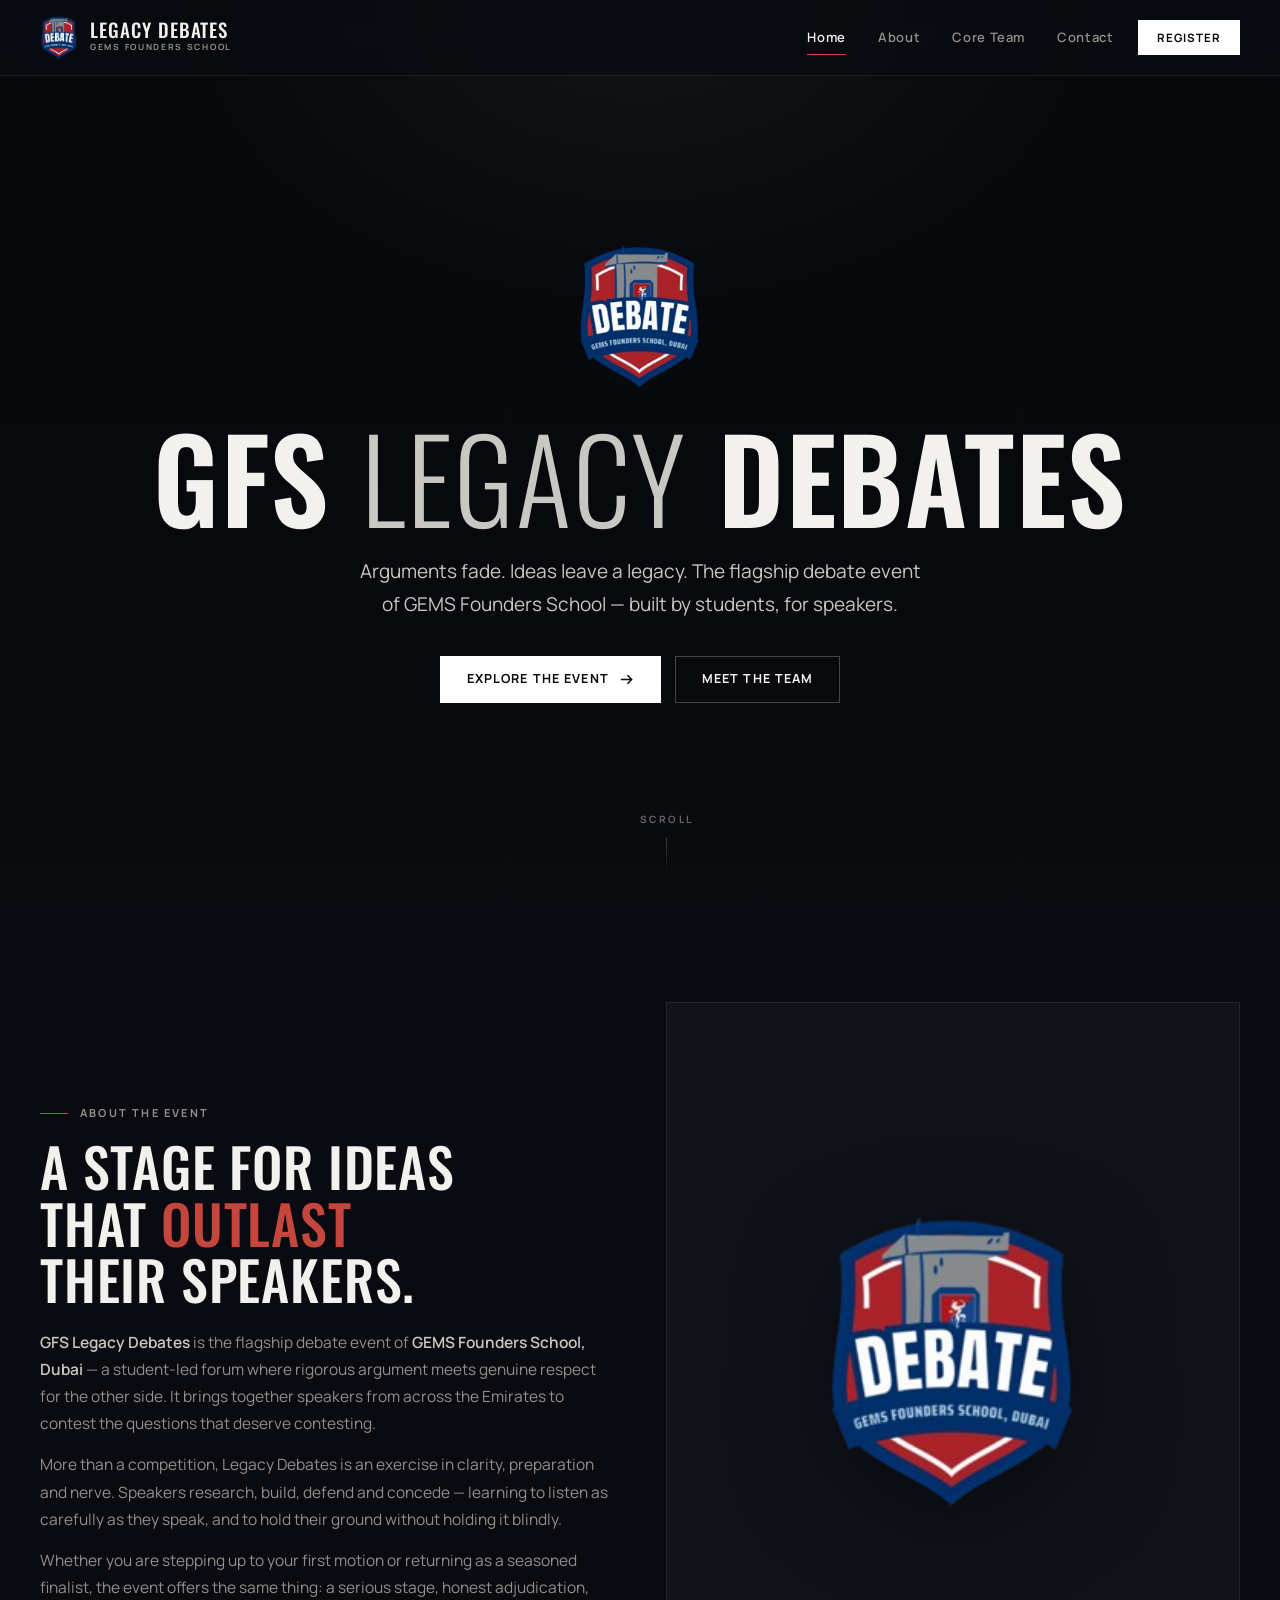
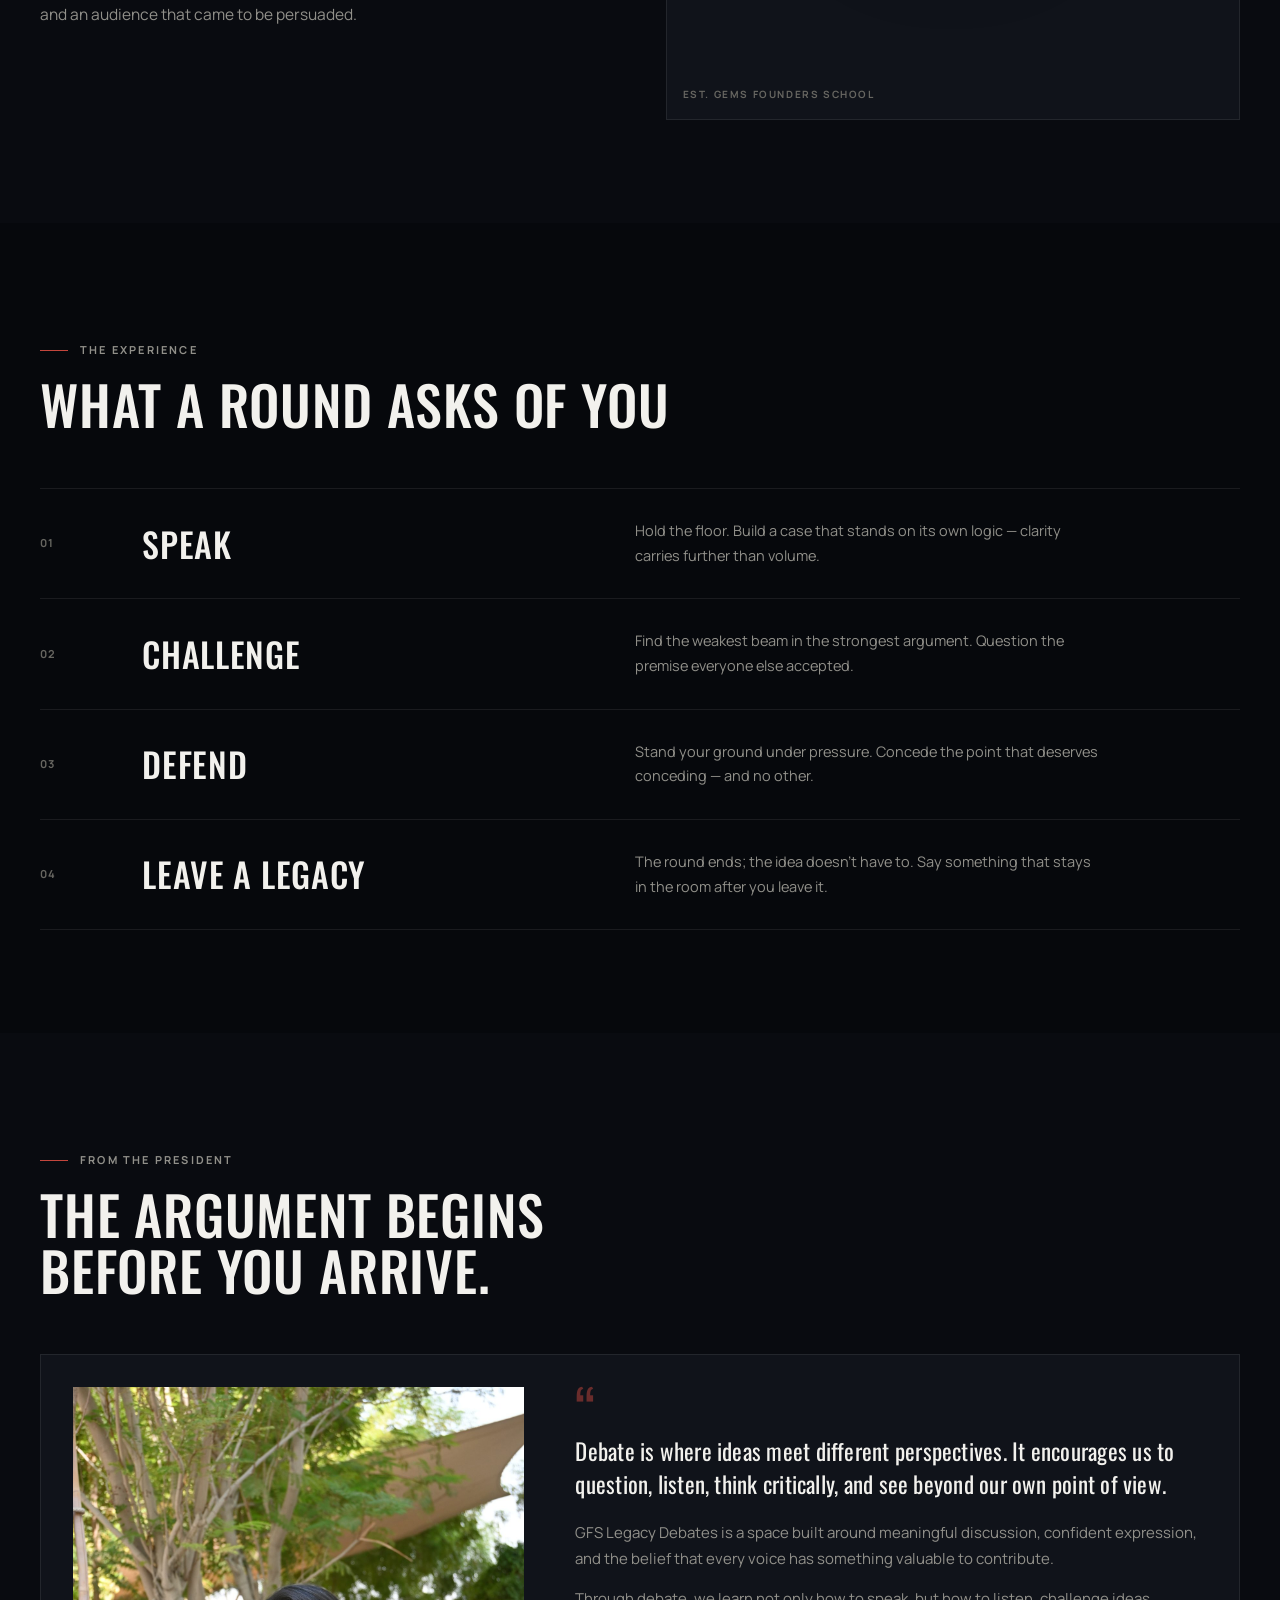
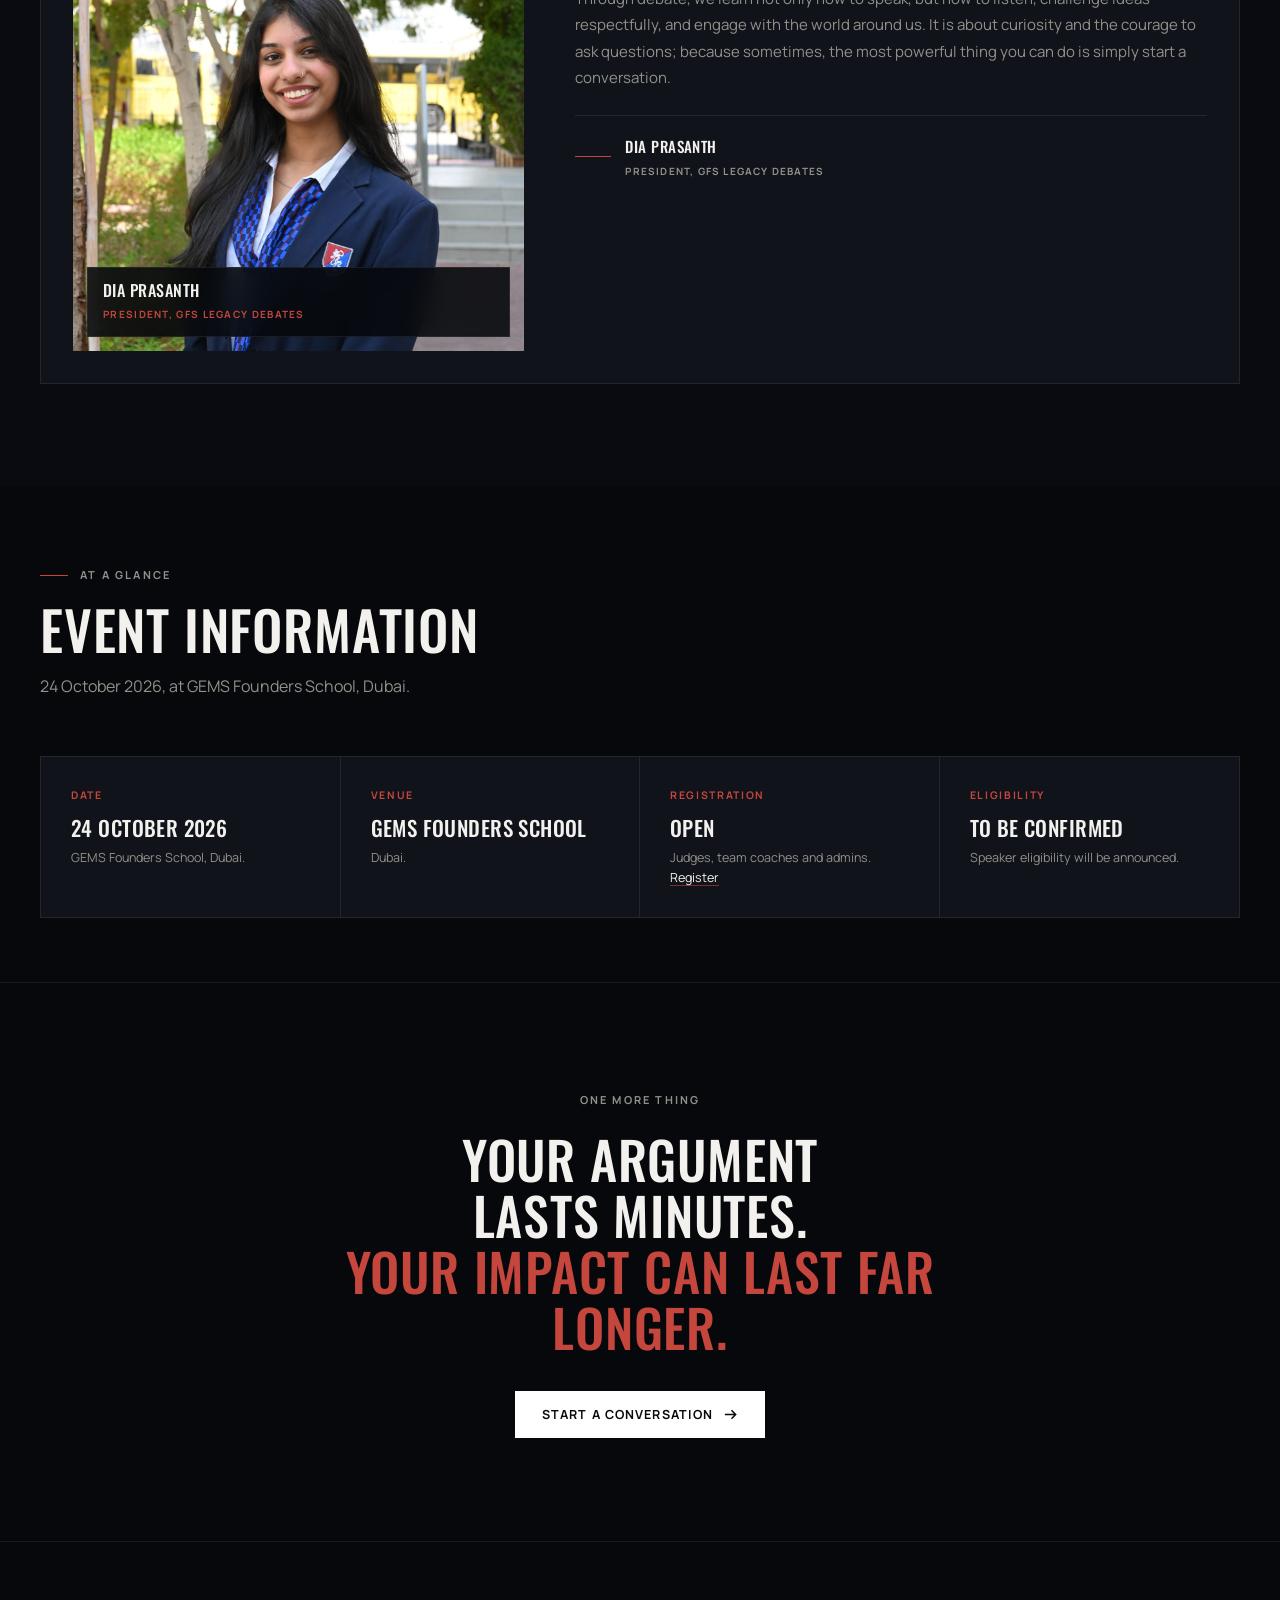
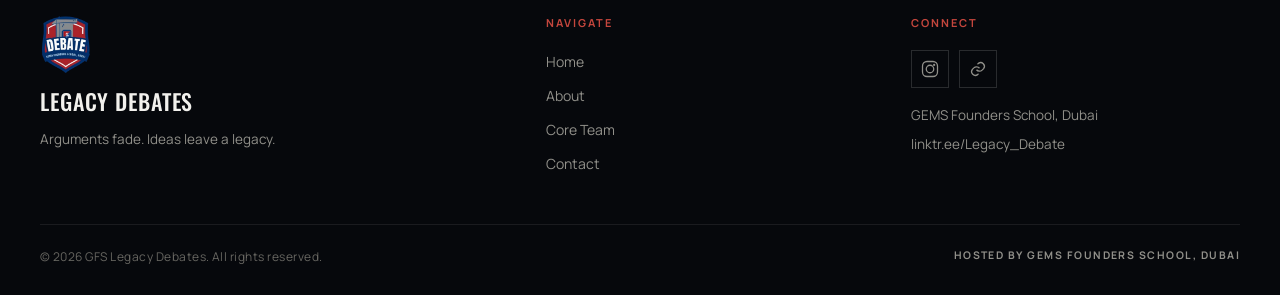
<file: index.html>
<!DOCTYPE html>
<html lang="en">
<head>
  <meta charset="UTF-8" />
  <meta name="viewport" content="width=device-width, initial-scale=1, viewport-fit=cover" />
  <meta name="color-scheme" content="dark" />
  <title>GFS Legacy Debates — GEMS Founders School</title>
  <meta name="description" content="GFS Legacy Debates is the flagship debate event of GEMS Founders School, Dubai — a student-led stage for arguments that outlast their speakers." />
  <meta name="theme-color" content="#090b10" />

  <meta property="og:title" content="GFS Legacy Debates | GEMS Founders School" />
  <meta property="og:description" content="Arguments fade. Ideas leave a legacy. The flagship debate event of GEMS Founders School, Dubai." />
  <meta property="og:type" content="website" />
  <meta property="og:image" content="assets/logo.png" />

  <link rel="icon" type="image/png" href="assets/logo.png" />

  <link rel="preconnect" href="https://fonts.googleapis.com" />
  <link rel="preconnect" href="https://fonts.gstatic.com" crossorigin />
  <link href="https://fonts.googleapis.com/css2?family=Oswald:wght@300;400;500;600&family=Manrope:wght@400;500;600;700&display=swap" rel="stylesheet" />

  <link rel="stylesheet" href="css/style.css" />
  <link rel="stylesheet" href="css/animations.css" />
  <link rel="stylesheet" href="css/responsive.css" />
</head>
<body data-page="home">

  <a class="skip-link" href="#main">Skip to main content</a>

  <div class="scroll-progress" aria-hidden="true"><div class="scroll-progress__bar" data-scroll-progress></div></div>

  <header>
    <nav class="nav" data-nav aria-label="Primary">
      <div class="nav__inner">
        <a href="index.html" class="nav__logo" aria-label="GFS Legacy Debates, Home">
          <img class="nav__logo-mark" src="assets/logo.png" alt="GFS Legacy Debates crest" width="38" height="45" />
          <span class="nav__logo-text">
            <span class="nav__logo-title">Legacy Debates</span>
            <span class="nav__logo-sub">GEMS Founders School</span>
          </span>
        </a>

        <div class="nav__links">
          <a href="index.html" class="nav__link nav__link--active" aria-current="page">Home</a>
          <a href="about.html" class="nav__link">About</a>
          <a href="team.html" class="nav__link">Core Team</a>
          <a href="contact.html" class="nav__link">Contact</a>
        </div>

        <a href="https://linktr.ee/Legacy_Debate" class="btn btn--primary btn--small nav__cta" target="_blank" rel="noopener">Register</a>

        <button class="nav__toggle" data-menu-toggle type="button" aria-label="Open navigation menu" aria-expanded="false" aria-controls="mobileMenu">
          <span class="nav__toggle-icon" aria-hidden="true"><span></span><span></span><span></span></span>
        </button>
      </div>
    </nav>

    <div class="mobile-menu" id="mobileMenu" data-mobile-menu hidden>
      <div class="mobile-menu__backdrop" data-close-menu></div>
      <div class="mobile-menu__panel" role="dialog" aria-modal="true" aria-label="Navigation menu">
        <nav class="mobile-menu__nav" aria-label="Mobile">
          <a href="index.html" class="mobile-menu__link mobile-menu__link--active" aria-current="page">Home</a>
          <a href="about.html" class="mobile-menu__link">About</a>
          <a href="team.html" class="mobile-menu__link">Core Team</a>
          <a href="contact.html" class="mobile-menu__link">Contact</a>
        </nav>
        <p class="mobile-menu__meta">GFS Legacy Debates<br />GEMS Founders School, Dubai</p>
      </div>
    </div>
  </header>

  <main id="main">

    <section class="hero" aria-label="GFS Legacy Debates">
      <div class="hero__overlay" aria-hidden="true"></div>

      <div class="hero__content">
        <img class="hero__crest" src="assets/logo.png" alt="" width="170" height="201" data-hero />
        <h1 class="hero__title" data-hero>GFS <span class="thin">Legacy</span> Debates</h1>
        <p class="hero__sub" data-hero>
          Arguments fade. Ideas leave a legacy. The flagship debate event of
          GEMS Founders School — built by students, for speakers.
        </p>
        <div class="hero__actions" data-hero>
          <a class="btn btn--primary" href="about.html">
            <span>Explore the event</span>
            <svg class="btn__icon" viewBox="0 0 16 16" fill="none" stroke="currentColor" stroke-width="1.6" aria-hidden="true"><path d="M2 8h11M9 3.5 13.5 8 9 12.5"/></svg>
          </a>
          <a class="btn btn--secondary" href="team.html">Meet the team</a>
        </div>
      </div>

      <p class="hero__scroll" data-hero aria-hidden="true">Scroll</p>
    </section>

    <section class="section" id="about" aria-labelledby="about-heading">
      <div class="container">
        <div class="grid-2">
          <div class="reveal">
            <p class="eyebrow">About the event</p>
            <h2 id="about-heading" class="about__heading" style="margin-top: 16px;">
              A stage for ideas that <em>outlast</em> their speakers.
            </h2>
            <div class="about__copy">
              <p>
                <strong>GFS Legacy Debates</strong> is the flagship debate event of
                <strong>GEMS Founders School, Dubai</strong> — a student-led forum where
                rigorous argument meets genuine respect for the other side. It brings
                together speakers from across the Emirates to contest the questions
                that deserve contesting.
              </p>
              <p>
                More than a competition, Legacy Debates is an exercise in clarity,
                preparation and nerve. Speakers research, build, defend and concede —
                learning to listen as carefully as they speak, and to hold their
                ground without holding it blindly.
              </p>
              <p>
                Whether you are stepping up to your first motion or returning as a
                seasoned finalist, the event offers the same thing: a serious stage,
                honest adjudication, and an audience that came to be persuaded.
              </p>
            </div>
          </div>

          <div class="about__media reveal">
            <img src="assets/logo.png" alt="The GFS Legacy Debates crest" width="340" height="402" loading="lazy" />
            <span class="about__media-tag">Est. GEMS Founders School</span>
          </div>
        </div>
      </div>
    </section>

    <section class="section section--alt" aria-labelledby="pillars-heading">
      <div class="container">
        <div class="section__header reveal">
          <p class="eyebrow">The experience</p>
          <h2 id="pillars-heading">What a round asks of you</h2>
        </div>

        <div role="list">
          <div class="pillar reveal" role="listitem">
            <div class="pillar__row">
              <span class="pillar__num" aria-hidden="true">01</span>
              <h3 class="pillar__name">Speak</h3>
              <p class="pillar__desc">Hold the floor. Build a case that stands on its own logic — clarity carries further than volume.</p>
            </div>
          </div>
          <div class="pillar reveal" role="listitem">
            <div class="pillar__row">
              <span class="pillar__num" aria-hidden="true">02</span>
              <h3 class="pillar__name">Challenge</h3>
              <p class="pillar__desc">Find the weakest beam in the strongest argument. Question the premise everyone else accepted.</p>
            </div>
          </div>
          <div class="pillar reveal" role="listitem">
            <div class="pillar__row">
              <span class="pillar__num" aria-hidden="true">03</span>
              <h3 class="pillar__name">Defend</h3>
              <p class="pillar__desc">Stand your ground under pressure. Concede the point that deserves conceding — and no other.</p>
            </div>
          </div>
          <div class="pillar reveal" role="listitem">
            <div class="pillar__row">
              <span class="pillar__num" aria-hidden="true">04</span>
              <h3 class="pillar__name">Leave a legacy</h3>
              <p class="pillar__desc">The round ends; the idea doesn't have to. Say something that stays in the room after you leave it.</p>
            </div>
          </div>
        </div>
      </div>
    </section>

    <section class="section" id="letter" aria-labelledby="letter-heading">
      <div class="container">
        <div class="section__header reveal">
          <p class="eyebrow">From the President</p>
          <h2 id="letter-heading">The argument begins<br />before you arrive.</h2>
        </div>

        <div class="letter reveal">
          <div class="letter__portrait">
            <img src="assets/images/dia-prasanth.jpg" alt="Dia Prasanth, President of GFS Legacy Debates" width="600" height="760" loading="lazy" />
            <div class="letter__portrait-badge">
              <div class="letter__portrait-name">Dia Prasanth</div>
              <div class="letter__portrait-role">President, GFS Legacy Debates</div>
            </div>
          </div>

          <div class="letter__body">
            <span class="letter__quote-mark" aria-hidden="true">&ldquo;</span>
            <blockquote class="letter__quote">
              Debate is where ideas meet different perspectives. It encourages us
              to question, listen, think critically, and see beyond our own point
              of view.
            </blockquote>
            <div class="letter__text">
              <p>
                GFS Legacy Debates is a space built around meaningful discussion,
                confident expression, and the belief that every voice has something
                valuable to contribute.
              </p>
              <p>
                Through debate, we learn not only how to speak, but how to listen,
                challenge ideas respectfully, and engage with the world around us.
                It is about curiosity and the courage to ask questions; because
                sometimes, the most powerful thing you can do is simply start a
                conversation.
              </p>
            </div>
            <div class="letter__signature">
              <span class="letter__signature-line" aria-hidden="true"></span>
              <div>
                <div class="letter__signature-name">Dia Prasanth</div>
                <div class="letter__signature-meta">President, GFS Legacy Debates</div>
              </div>
            </div>
          </div>
        </div>
      </div>
    </section>

    <section class="section section--tight section--alt" aria-labelledby="glance-heading">
      <div class="container">
        <div class="section__header reveal">
          <p class="eyebrow">At a glance</p>
          <h2 id="glance-heading">Event information</h2>
          <p>24 October 2026, at GEMS Founders School, Dubai.</p>
        </div>

        <div class="glance reveal-group reveal" role="list">
          <div class="glance__cell" role="listitem">
            <p class="glance__label">Date</p>
            <p class="glance__value">24 October 2026</p>
            <p class="glance__note">GEMS Founders School, Dubai.</p>
          </div>
          <div class="glance__cell" role="listitem">
            <p class="glance__label">Venue</p>
            <p class="glance__value">GEMS Founders School</p>
            <p class="glance__note">Dubai.</p>
          </div>
          <div class="glance__cell" role="listitem">
            <p class="glance__label">Registration</p>
            <p class="glance__value">Open</p>
            <p class="glance__note">Judges, team coaches and admins. <a class="text-link" href="https://linktr.ee/Legacy_Debate" target="_blank" rel="noopener">Register</a></p>
          </div>
          <div class="glance__cell" role="listitem">
            <p class="glance__label">Eligibility</p>
            <p class="glance__value">To be confirmed</p>
            <p class="glance__note">Speaker eligibility will be announced.</p>
          </div>
        </div>
      </div>
    </section>

    <section class="closing section" aria-label="Closing statement">
      <div class="container reveal">
        <p class="eyebrow eyebrow--no-line" style="justify-content: center; width: 100%;">One more thing</p>
        <p class="closing__statement">
          Your argument lasts minutes.<br />
          <span class="accent">Your impact can last far longer.</span>
        </p>
        <a class="btn btn--primary" href="contact.html">
          <span>Start a conversation</span>
          <svg class="btn__icon" viewBox="0 0 16 16" fill="none" stroke="currentColor" stroke-width="1.6" aria-hidden="true"><path d="M2 8h11M9 3.5 13.5 8 9 12.5"/></svg>
        </a>
      </div>
    </section>

  </main>

  <footer class="footer" aria-label="Site footer">
    <div class="container">
      <div class="footer__inner">
        <div class="footer__brand">
          <img src="assets/logo.png" alt="GFS Legacy Debates crest" width="52" height="62" loading="lazy" />
          <h3>Legacy Debates</h3>
          <p>Arguments fade. Ideas leave a legacy.</p>
        </div>

        <div>
          <div class="footer__heading">Navigate</div>
          <nav class="footer__links" aria-label="Footer navigation">
            <a href="index.html">Home</a>
            <a href="about.html">About</a>
            <a href="team.html">Core Team</a>
            <a href="contact.html">Contact</a>
          </nav>
        </div>

        <div>
          <div class="footer__heading">Connect</div>
          <div class="footer__social">
            <a href="https://www.instagram.com/gfsmun/" class="footer__social-link" aria-label="GFS Legacy Debates on Instagram" target="_blank" rel="noopener">
              <svg width="18" height="18" viewBox="0 0 24 24" fill="none" stroke="currentColor" stroke-width="1.7" aria-hidden="true"><rect x="2" y="2" width="20" height="20" rx="6"/><circle cx="12" cy="12" r="5"/><circle cx="17.5" cy="6.5" r="1.5" fill="currentColor" stroke="none"/></svg>
            </a>
            <a href="https://linktr.ee/Legacy_Debate" class="footer__social-link" aria-label="GFS Legacy Debates on Linktree" target="_blank" rel="noopener">
              <svg width="18" height="18" viewBox="0 0 24 24" fill="none" stroke="currentColor" stroke-width="1.7" aria-hidden="true"><path d="M10 13a5 5 0 0 0 7.5.5l2-2a5 5 0 0 0-7-7l-1.2 1.2"/><path d="M14 11a5 5 0 0 0-7.5-.5l-2 2a5 5 0 0 0 7 7l1.2-1.2"/></svg>
            </a>
          </div>
          <div class="footer__contact">
            <span>GEMS Founders School, Dubai</span>
            <a href="https://linktr.ee/Legacy_Debate" target="_blank" rel="noopener">linktr.ee/Legacy_Debate</a>
          </div>
        </div>
      </div>

      <div class="footer__bottom">
        <p>&copy; <span data-year>2026</span> GFS Legacy Debates. All rights reserved.</p>
        <p class="footer__host">Hosted by GEMS Founders School, Dubai</p>
      </div>
    </div>
  </footer>

  <script src="js/vendor/anime.min.js" defer></script>
  <script src="js/main.js" defer></script>
  <script src="js/animations.js" defer></script>
</body>
</html>
</file>
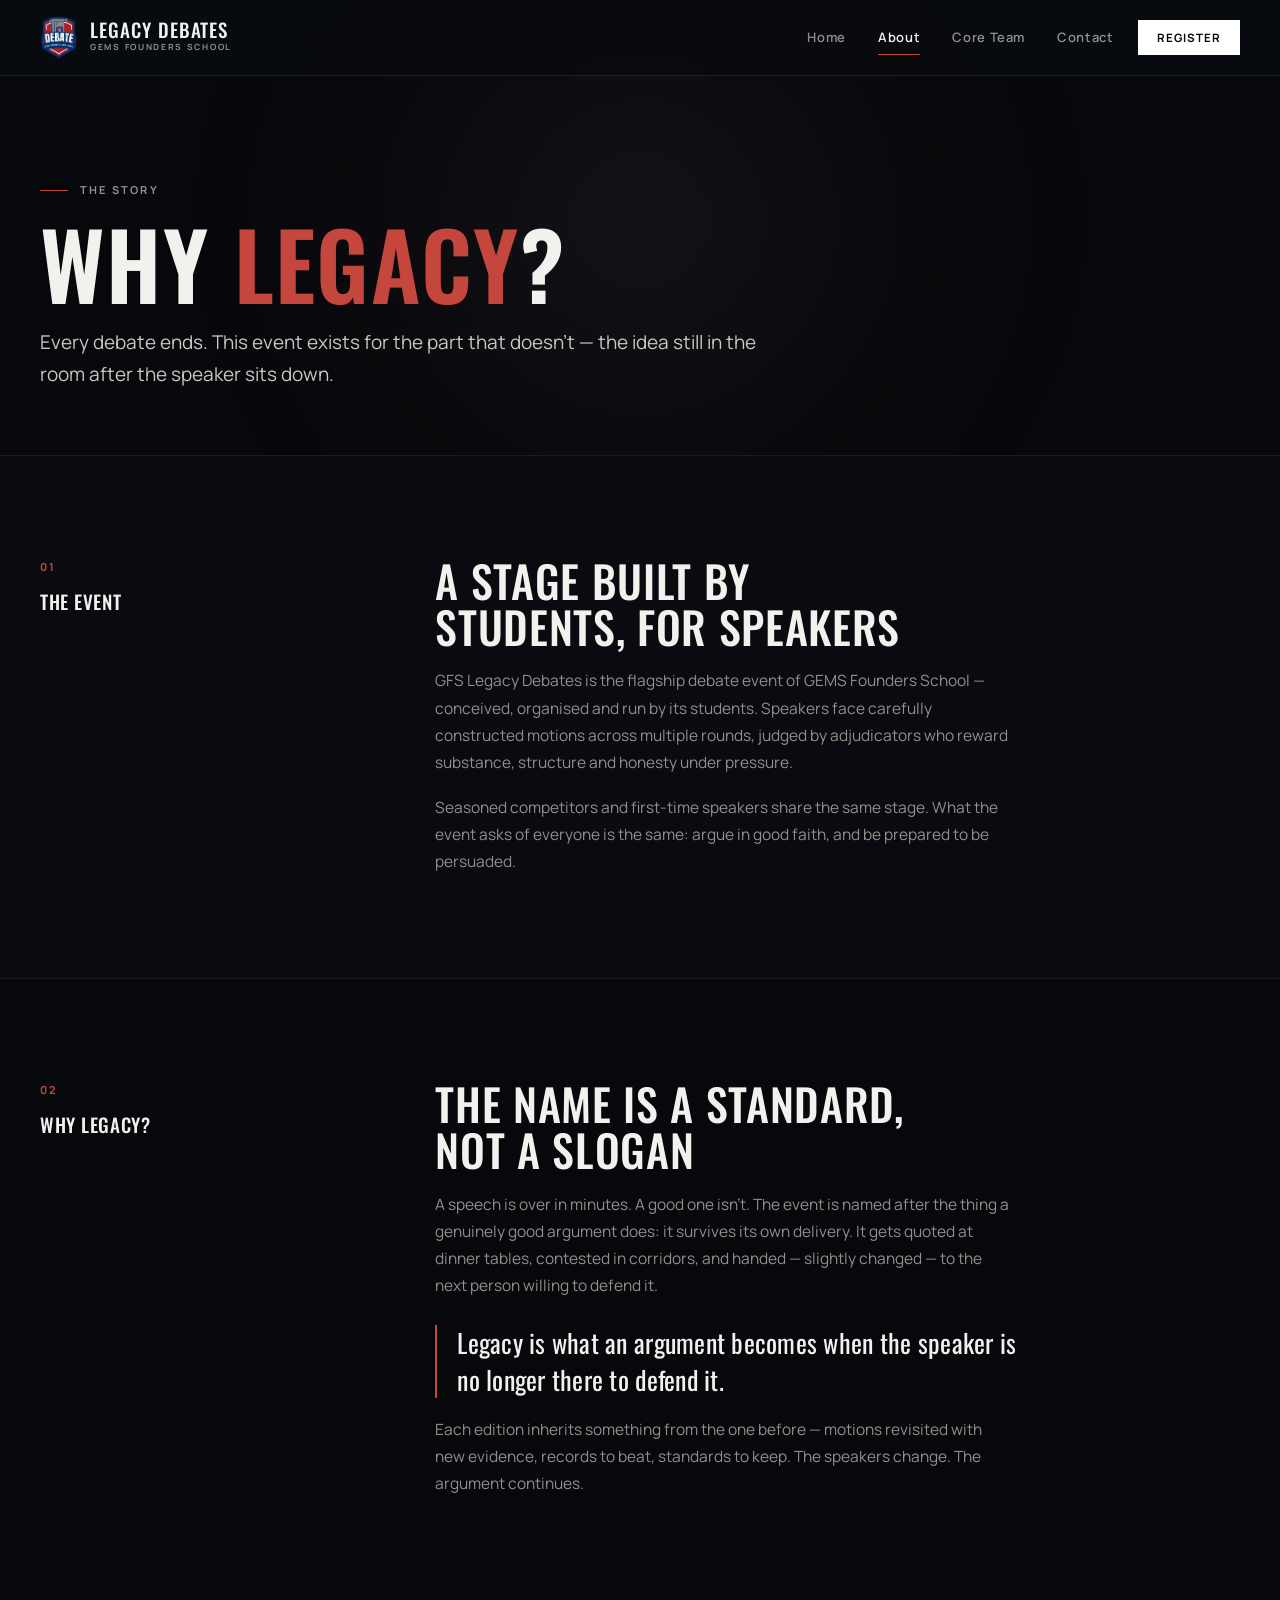
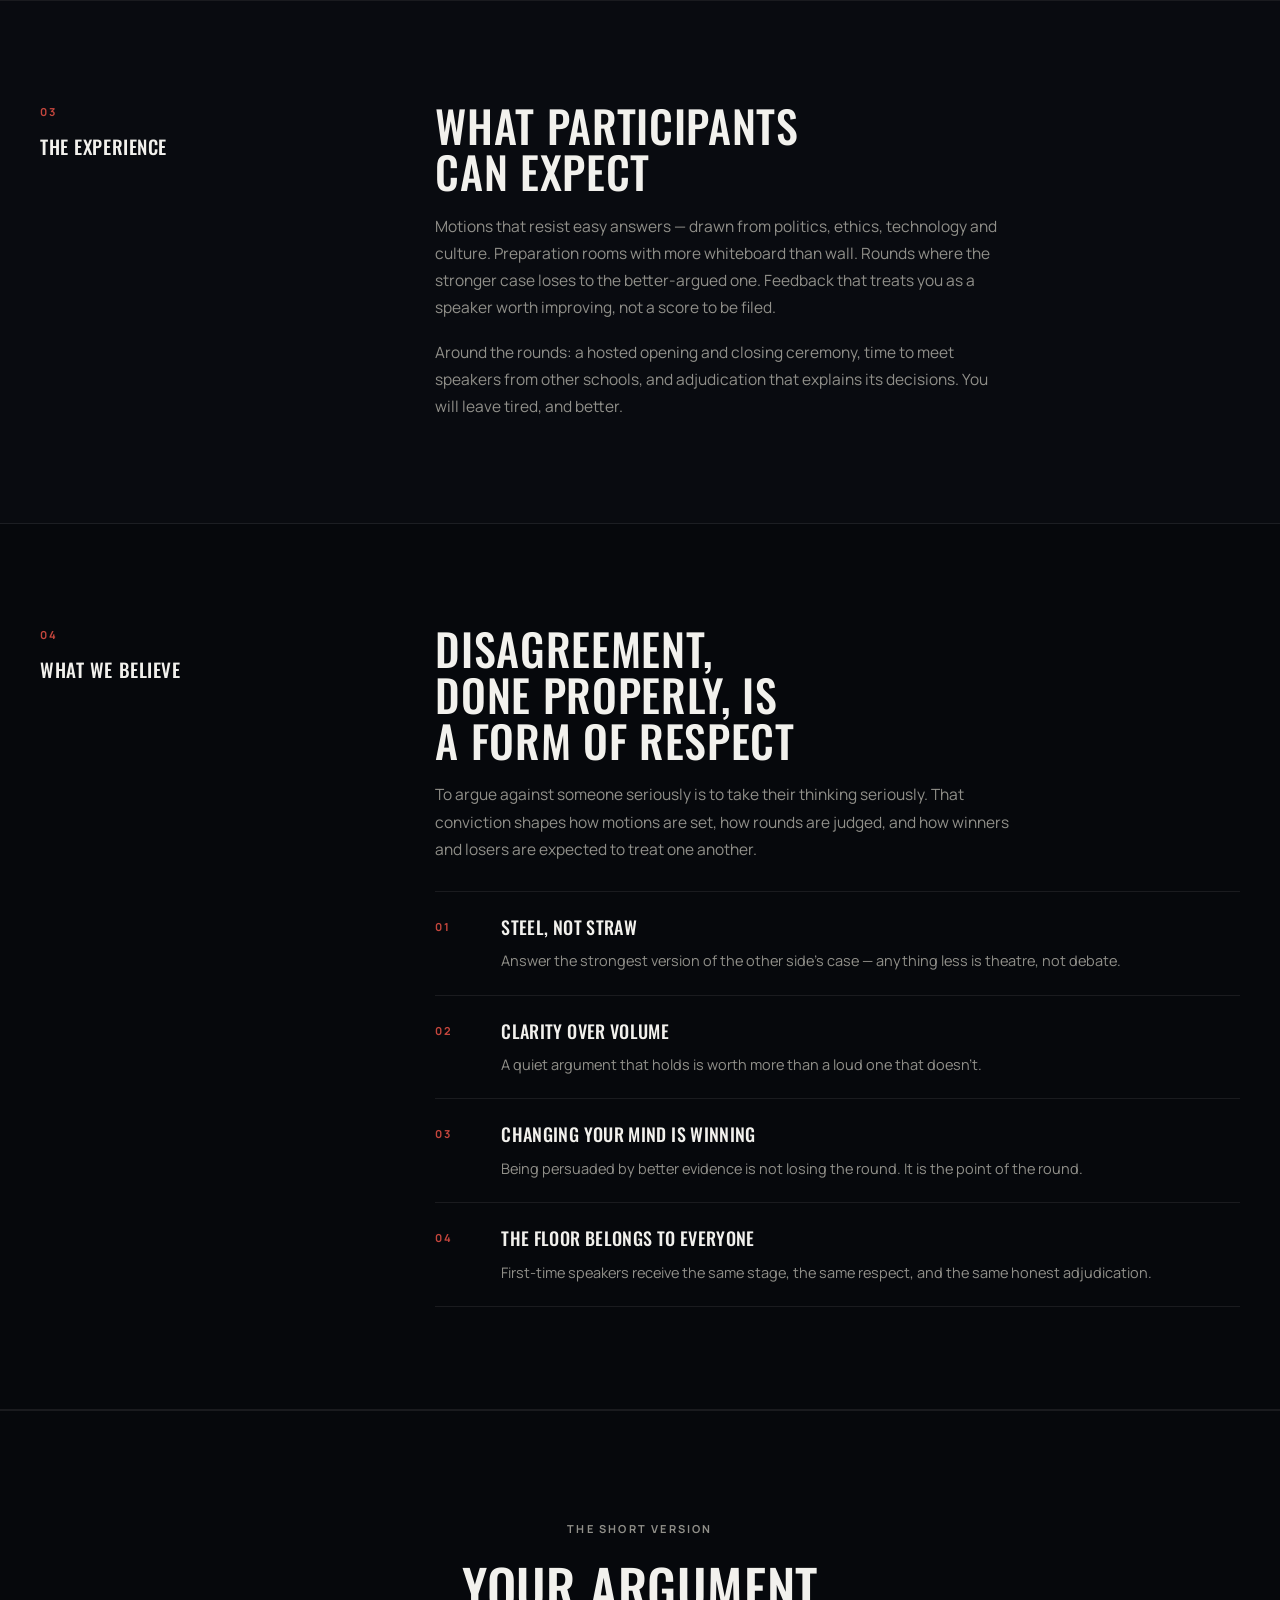
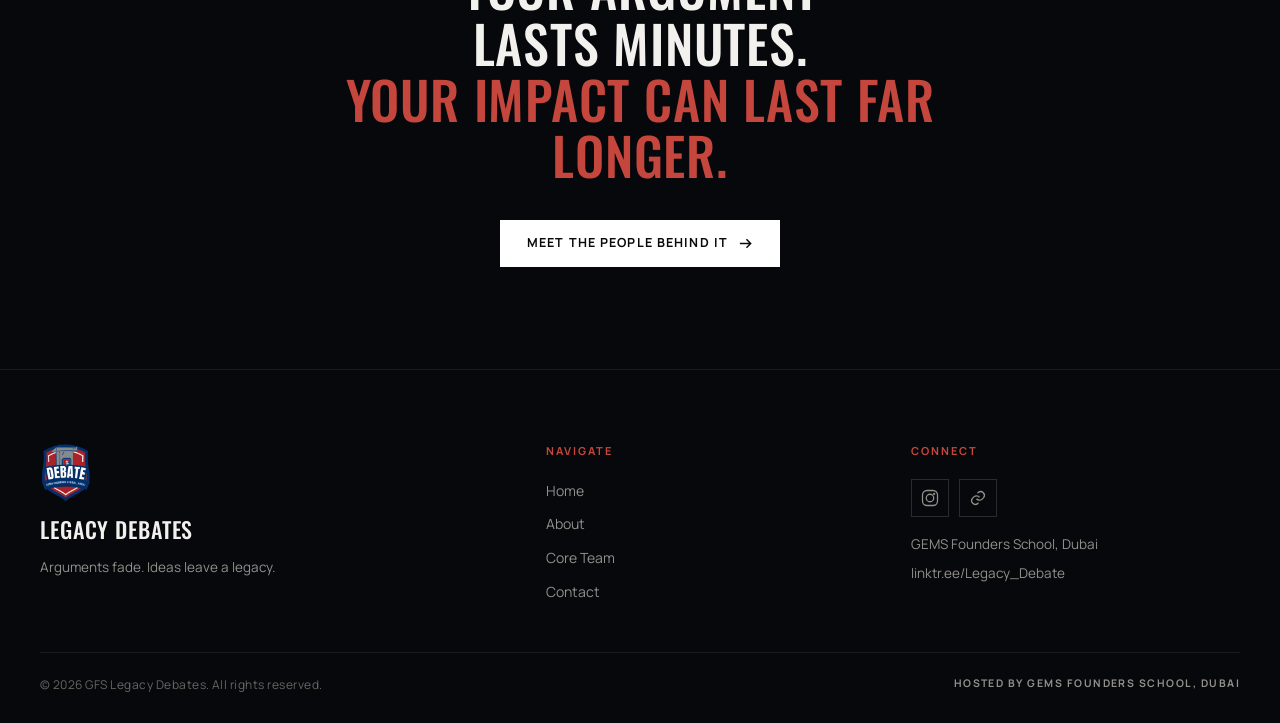
<file: about.html>
<!DOCTYPE html>
<html lang="en">
<head>
  <meta charset="UTF-8" />
  <meta name="viewport" content="width=device-width, initial-scale=1, viewport-fit=cover" />
  <meta name="color-scheme" content="dark" />
  <title>About — GFS Legacy Debates</title>
  <meta name="description" content="What GFS Legacy Debates is, why it exists, and what 'legacy' means to the flagship debate event of GEMS Founders School, Dubai." />
  <meta name="theme-color" content="#090b10" />

  <meta property="og:title" content="About | GFS Legacy Debates" />
  <meta property="og:description" content="Why we named a debate event after the thing that remains when it ends." />
  <meta property="og:type" content="website" />
  <meta property="og:image" content="assets/logo.png" />

  <link rel="icon" type="image/png" href="assets/logo.png" />

  <link rel="preconnect" href="https://fonts.googleapis.com" />
  <link rel="preconnect" href="https://fonts.gstatic.com" crossorigin />
  <link href="https://fonts.googleapis.com/css2?family=Oswald:wght@300;400;500;600&family=Manrope:wght@400;500;600;700&display=swap" rel="stylesheet" />

  <link rel="stylesheet" href="css/style.css" />
  <link rel="stylesheet" href="css/animations.css" />
  <link rel="stylesheet" href="css/responsive.css" />
</head>
<body data-page="about">

  <a class="skip-link" href="#main">Skip to main content</a>

  <div class="scroll-progress" aria-hidden="true"><div class="scroll-progress__bar" data-scroll-progress></div></div>

  <header>
    <nav class="nav" data-nav aria-label="Primary">
      <div class="nav__inner">
        <a href="index.html" class="nav__logo" aria-label="GFS Legacy Debates, Home">
          <img class="nav__logo-mark" src="assets/logo.png" alt="GFS Legacy Debates crest" width="38" height="45" />
          <span class="nav__logo-text">
            <span class="nav__logo-title">Legacy Debates</span>
            <span class="nav__logo-sub">GEMS Founders School</span>
          </span>
        </a>

        <div class="nav__links">
          <a href="index.html" class="nav__link">Home</a>
          <a href="about.html" class="nav__link nav__link--active" aria-current="page">About</a>
          <a href="team.html" class="nav__link">Core Team</a>
          <a href="contact.html" class="nav__link">Contact</a>
        </div>

        <a href="https://linktr.ee/Legacy_Debate" class="btn btn--primary btn--small nav__cta" target="_blank" rel="noopener">Register</a>

        <button class="nav__toggle" data-menu-toggle type="button" aria-label="Open navigation menu" aria-expanded="false" aria-controls="mobileMenu">
          <span class="nav__toggle-icon" aria-hidden="true"><span></span><span></span><span></span></span>
        </button>
      </div>
    </nav>

    <div class="mobile-menu" id="mobileMenu" data-mobile-menu hidden>
      <div class="mobile-menu__backdrop" data-close-menu></div>
      <div class="mobile-menu__panel" role="dialog" aria-modal="true" aria-label="Navigation menu">
        <nav class="mobile-menu__nav" aria-label="Mobile">
          <a href="index.html" class="mobile-menu__link">Home</a>
          <a href="about.html" class="mobile-menu__link mobile-menu__link--active" aria-current="page">About</a>
          <a href="team.html" class="mobile-menu__link">Core Team</a>
          <a href="contact.html" class="mobile-menu__link">Contact</a>
        </nav>
        <p class="mobile-menu__meta">GFS Legacy Debates<br />GEMS Founders School, Dubai</p>
      </div>
    </div>
  </header>

  <main id="main">

    <section class="page-hero" aria-labelledby="about-heading">
      <div class="bg-glow" aria-hidden="true"></div>
      <div class="container" style="position: relative;">
        <p class="eyebrow" data-hero>The story</p>
        <h1 id="about-heading" data-hero>Why <span class="accent">Legacy</span>?</h1>
        <p class="lead" data-hero>
          Every debate ends. This event exists for the part that doesn't — the
          idea still in the room after the speaker sits down.
        </p>
      </div>
    </section>

    <section class="chapter section" aria-labelledby="ch1-heading">
      <div class="container chapter__grid">
        <div class="chapter__marker reveal">
          <p class="chapter__num" aria-hidden="true">01</p>
          <p class="chapter__label">The Event</p>
        </div>
        <div class="chapter__body">
          <h2 id="ch1-heading" class="reveal">A stage built by students, for speakers</h2>
          <p class="reveal">
            GFS Legacy Debates is the flagship debate event of GEMS Founders
            School — conceived, organised and run by its students. Speakers face
            carefully constructed motions across multiple rounds, judged by
            adjudicators who reward substance, structure and honesty under
            pressure.
          </p>
          <p class="reveal">
            Seasoned competitors and first-time speakers share the same stage.
            What the event asks of everyone is the same: argue in good faith,
            and be prepared to be persuaded.
          </p>
        </div>
      </div>
    </section>

    <section class="chapter section section--alt" aria-labelledby="ch2-heading">
      <div class="container chapter__grid">
        <div class="chapter__marker reveal">
          <p class="chapter__num" aria-hidden="true">02</p>
          <p class="chapter__label">Why Legacy?</p>
        </div>
        <div class="chapter__body">
          <h2 id="ch2-heading" class="reveal">The name is a standard, not a slogan</h2>
          <p class="reveal">
            A speech is over in minutes. A good one isn't. The event is named
            after the thing a genuinely good argument does: it survives its own
            delivery. It gets quoted at dinner tables, contested in corridors,
            and handed — slightly changed — to the next person willing to
            defend it.
          </p>
          <blockquote class="pull reveal">
            Legacy is what an argument becomes when the speaker is no longer
            there to defend it.
          </blockquote>
          <p class="reveal">
            Each edition inherits something from the one before — motions
            revisited with new evidence, records to beat, standards to keep.
            The speakers change. The argument continues.
          </p>
        </div>
      </div>
    </section>

    <section class="chapter section" aria-labelledby="ch3-heading">
      <div class="container chapter__grid">
        <div class="chapter__marker reveal">
          <p class="chapter__num" aria-hidden="true">03</p>
          <p class="chapter__label">The Experience</p>
        </div>
        <div class="chapter__body">
          <h2 id="ch3-heading" class="reveal">What participants can expect</h2>
          <p class="reveal">
            Motions that resist easy answers — drawn from politics, ethics,
            technology and culture. Preparation rooms with more whiteboard than
            wall. Rounds where the stronger case loses to the better-argued one.
            Feedback that treats you as a speaker worth improving, not a score
            to be filed.
          </p>
          <p class="reveal">
            Around the rounds: a hosted opening and closing ceremony, time to
            meet speakers from other schools, and adjudication that explains its
            decisions. You will leave tired, and better.
          </p>
        </div>
      </div>
    </section>

    <section class="chapter section section--alt" aria-labelledby="ch4-heading">
      <div class="container chapter__grid">
        <div class="chapter__marker reveal">
          <p class="chapter__num" aria-hidden="true">04</p>
          <p class="chapter__label">What We Believe</p>
        </div>
        <div class="chapter__body">
          <h2 id="ch4-heading" class="reveal">Disagreement, done properly, is a form of respect</h2>
          <p class="reveal">
            To argue against someone seriously is to take their thinking
            seriously. That conviction shapes how motions are set, how rounds
            are judged, and how winners and losers are expected to treat one
            another.
          </p>
          <ul class="believe-list reveal">
            <li>
              <div>
                <strong>Steel, not straw</strong>
                <span>Answer the strongest version of the other side's case — anything less is theatre, not debate.</span>
              </div>
            </li>
            <li>
              <div>
                <strong>Clarity over volume</strong>
                <span>A quiet argument that holds is worth more than a loud one that doesn't.</span>
              </div>
            </li>
            <li>
              <div>
                <strong>Changing your mind is winning</strong>
                <span>Being persuaded by better evidence is not losing the round. It is the point of the round.</span>
              </div>
            </li>
            <li>
              <div>
                <strong>The floor belongs to everyone</strong>
                <span>First-time speakers receive the same stage, the same respect, and the same honest adjudication.</span>
              </div>
            </li>
          </ul>
        </div>
      </div>
    </section>

    <section class="closing section" aria-label="Closing statement">
      <div class="container reveal">
        <p class="eyebrow eyebrow--no-line" style="justify-content: center; width: 100%;">The short version</p>
        <p class="closing__statement">
          Your argument lasts minutes.<br />
          <span class="accent">Your impact can last far longer.</span>
        </p>
        <a class="btn btn--primary" href="team.html">
          <span>Meet the people behind it</span>
          <svg class="btn__icon" viewBox="0 0 16 16" fill="none" stroke="currentColor" stroke-width="1.6" aria-hidden="true"><path d="M2 8h11M9 3.5 13.5 8 9 12.5"/></svg>
        </a>
      </div>
    </section>

  </main>

  <footer class="footer" aria-label="Site footer">
    <div class="container">
      <div class="footer__inner">
        <div class="footer__brand">
          <img src="assets/logo.png" alt="GFS Legacy Debates crest" width="52" height="62" loading="lazy" />
          <h3>Legacy Debates</h3>
          <p>Arguments fade. Ideas leave a legacy.</p>
        </div>

        <div>
          <div class="footer__heading">Navigate</div>
          <nav class="footer__links" aria-label="Footer navigation">
            <a href="index.html">Home</a>
            <a href="about.html">About</a>
            <a href="team.html">Core Team</a>
            <a href="contact.html">Contact</a>
          </nav>
        </div>

        <div>
          <div class="footer__heading">Connect</div>
          <div class="footer__social">
            <a href="https://www.instagram.com/gfsmun/" class="footer__social-link" aria-label="GFS Legacy Debates on Instagram" target="_blank" rel="noopener">
              <svg width="18" height="18" viewBox="0 0 24 24" fill="none" stroke="currentColor" stroke-width="1.7" aria-hidden="true"><rect x="2" y="2" width="20" height="20" rx="6"/><circle cx="12" cy="12" r="5"/><circle cx="17.5" cy="6.5" r="1.5" fill="currentColor" stroke="none"/></svg>
            </a>
            <a href="https://linktr.ee/Legacy_Debate" class="footer__social-link" aria-label="GFS Legacy Debates on Linktree" target="_blank" rel="noopener">
              <svg width="18" height="18" viewBox="0 0 24 24" fill="none" stroke="currentColor" stroke-width="1.7" aria-hidden="true"><path d="M10 13a5 5 0 0 0 7.5.5l2-2a5 5 0 0 0-7-7l-1.2 1.2"/><path d="M14 11a5 5 0 0 0-7.5-.5l-2 2a5 5 0 0 0 7 7l1.2-1.2"/></svg>
            </a>
          </div>
          <div class="footer__contact">
            <span>GEMS Founders School, Dubai</span>
            <a href="https://linktr.ee/Legacy_Debate" target="_blank" rel="noopener">linktr.ee/Legacy_Debate</a>
          </div>
        </div>
      </div>

      <div class="footer__bottom">
        <p>&copy; <span data-year>2026</span> GFS Legacy Debates. All rights reserved.</p>
        <p class="footer__host">Hosted by GEMS Founders School, Dubai</p>
      </div>
    </div>
  </footer>

  <script src="js/vendor/anime.min.js" defer></script>
  <script src="js/main.js" defer></script>
  <script src="js/animations.js" defer></script>
</body>
</html>
</file>
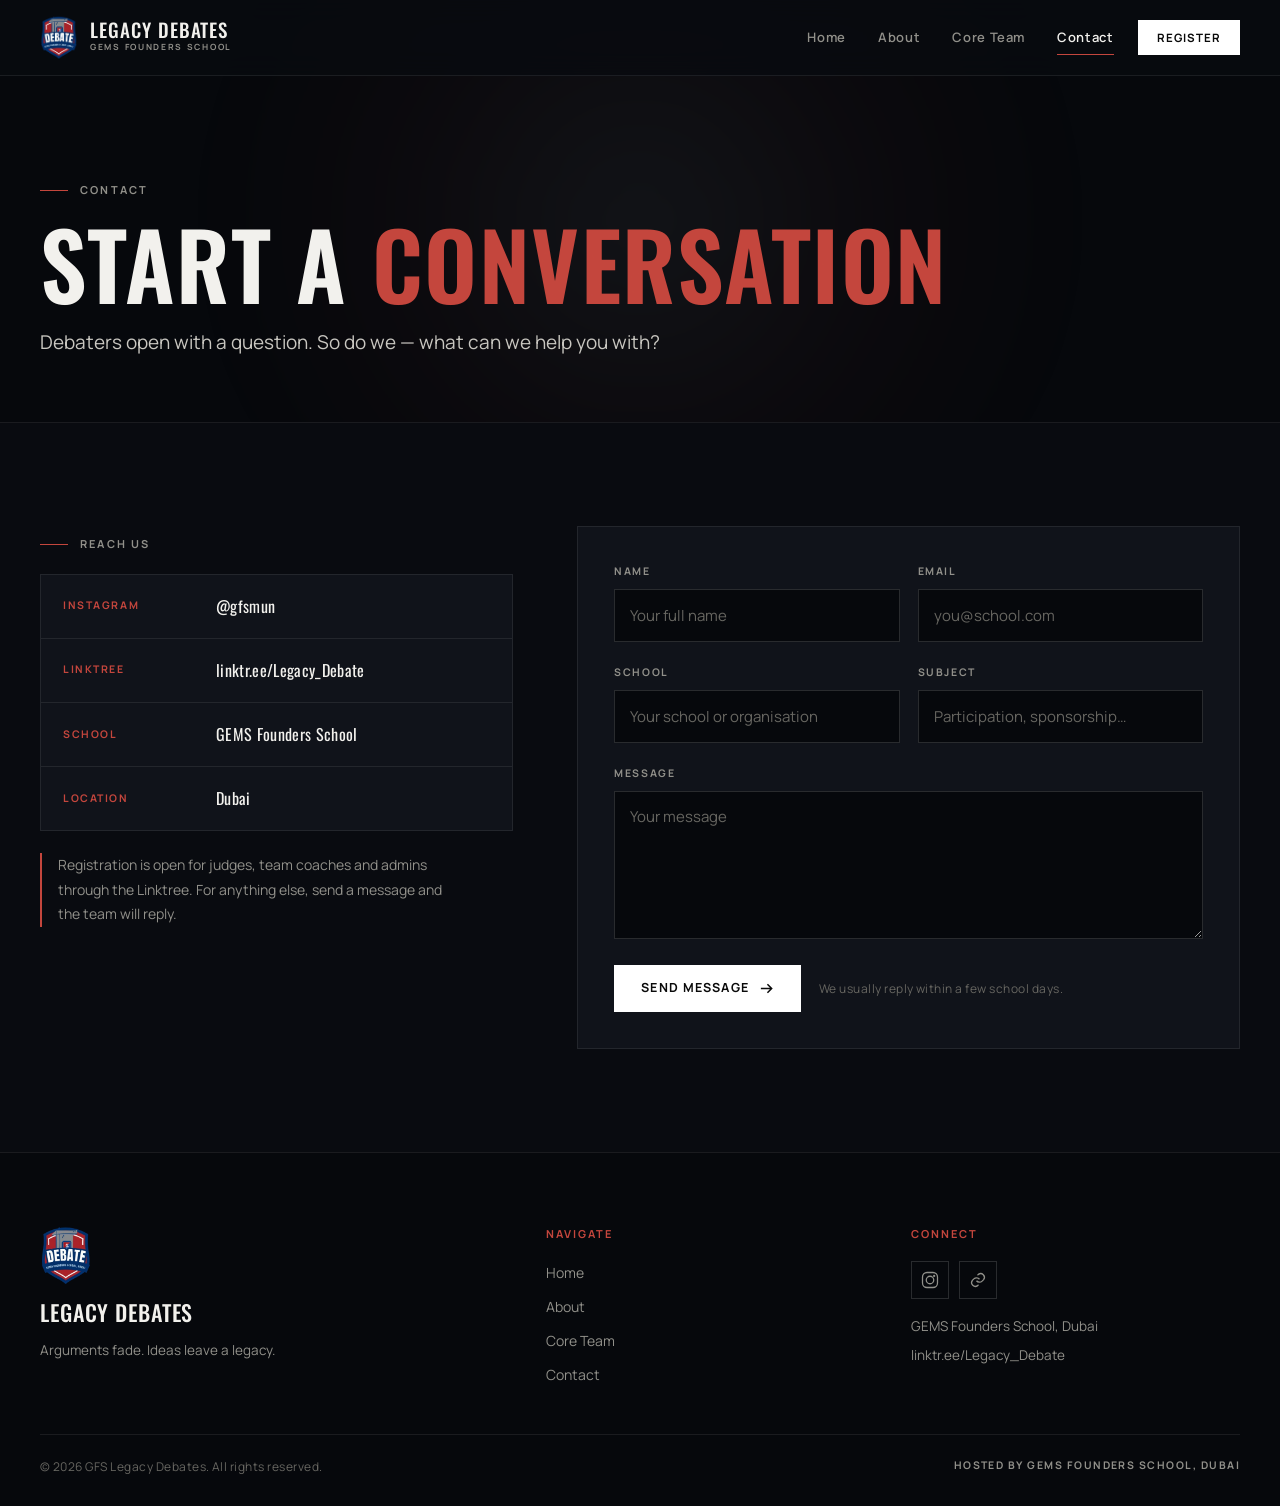
<file: contact.html>
<!DOCTYPE html>
<html lang="en">
<head>
  <meta charset="UTF-8" />
  <meta name="viewport" content="width=device-width, initial-scale=1, viewport-fit=cover" />
  <meta name="color-scheme" content="dark" />
  <title>Contact — GFS Legacy Debates</title>
  <meta name="description" content="Start a conversation with GFS Legacy Debates — participation, collaboration, sponsorship, or event information." />
  <meta name="theme-color" content="#090b10" />

  <meta property="og:title" content="Contact | GFS Legacy Debates" />
  <meta property="og:description" content="Start a conversation with the team behind GFS Legacy Debates." />
  <meta property="og:type" content="website" />
  <meta property="og:image" content="assets/logo.png" />

  <link rel="icon" type="image/png" href="assets/logo.png" />

  <link rel="preconnect" href="https://fonts.googleapis.com" />
  <link rel="preconnect" href="https://fonts.gstatic.com" crossorigin />
  <link href="https://fonts.googleapis.com/css2?family=Oswald:wght@300;400;500;600&family=Manrope:wght@400;500;600;700&display=swap" rel="stylesheet" />

  <link rel="stylesheet" href="css/style.css" />
  <link rel="stylesheet" href="css/animations.css" />
  <link rel="stylesheet" href="css/responsive.css" />
</head>
<body data-page="contact">

  <a class="skip-link" href="#main">Skip to main content</a>

  <div class="scroll-progress" aria-hidden="true"><div class="scroll-progress__bar" data-scroll-progress></div></div>

  <header>
    <nav class="nav" data-nav aria-label="Primary">
      <div class="nav__inner">
        <a href="index.html" class="nav__logo" aria-label="GFS Legacy Debates, Home">
          <img class="nav__logo-mark" src="assets/logo.png" alt="GFS Legacy Debates crest" width="38" height="45" />
          <span class="nav__logo-text">
            <span class="nav__logo-title">Legacy Debates</span>
            <span class="nav__logo-sub">GEMS Founders School</span>
          </span>
        </a>

        <div class="nav__links">
          <a href="index.html" class="nav__link">Home</a>
          <a href="about.html" class="nav__link">About</a>
          <a href="team.html" class="nav__link">Core Team</a>
          <a href="contact.html" class="nav__link nav__link--active" aria-current="page">Contact</a>
        </div>

        <a href="https://linktr.ee/Legacy_Debate" class="btn btn--primary btn--small nav__cta" target="_blank" rel="noopener">Register</a>

        <button class="nav__toggle" data-menu-toggle type="button" aria-label="Open navigation menu" aria-expanded="false" aria-controls="mobileMenu">
          <span class="nav__toggle-icon" aria-hidden="true"><span></span><span></span><span></span></span>
        </button>
      </div>
    </nav>

    <div class="mobile-menu" id="mobileMenu" data-mobile-menu hidden>
      <div class="mobile-menu__backdrop" data-close-menu></div>
      <div class="mobile-menu__panel" role="dialog" aria-modal="true" aria-label="Navigation menu">
        <nav class="mobile-menu__nav" aria-label="Mobile">
          <a href="index.html" class="mobile-menu__link">Home</a>
          <a href="about.html" class="mobile-menu__link">About</a>
          <a href="team.html" class="mobile-menu__link">Core Team</a>
          <a href="contact.html" class="mobile-menu__link mobile-menu__link--active" aria-current="page">Contact</a>
        </nav>
        <p class="mobile-menu__meta">GFS Legacy Debates<br />GEMS Founders School, Dubai</p>
      </div>
    </div>
  </header>

  <main id="main">

    <section class="page-hero" aria-labelledby="contact-heading">
      <div class="bg-glow" aria-hidden="true"></div>
      <div class="container" style="position: relative;">
        <p class="eyebrow" data-hero>Contact</p>
        <h1 id="contact-heading" data-hero>Start a <span class="accent">conversation</span></h1>
        <p class="lead" data-hero>
          Debaters open with a question. So do we — what can we help you with?
        </p>
      </div>
    </section>

    <section class="section" aria-label="Contact details and form">
      <div class="container contact-grid">

        <div class="reveal">
          <p class="eyebrow" style="margin-bottom: 20px;">Reach us</p>

          <dl class="channels">
            <div class="channel">
              <dt>Instagram</dt>
              <dd><a href="https://www.instagram.com/gfsmun/" rel="noopener" target="_blank">@gfsmun</a></dd>
            </div>
            <div class="channel">
              <dt>Linktree</dt>
              <dd><a href="https://linktr.ee/Legacy_Debate" rel="noopener" target="_blank">linktr.ee/Legacy_Debate</a></dd>
            </div>
            <div class="channel">
              <dt>School</dt>
              <dd>GEMS Founders School</dd>
            </div>
            <div class="channel">
              <dt>Location</dt>
              <dd>Dubai</dd>
            </div>
          </dl>

          <p class="contact-note">
            Registration is open for judges, team coaches and admins through the
            Linktree. For anything else, send a message and the team will reply.
          </p>
        </div>

        <form class="contact-form reveal" data-contact-form action="#" method="post" novalidate>

          <div class="field">
            <label for="cf-name">Name</label>
            <input type="text" id="cf-name" name="name" autocomplete="name" placeholder="Your full name" required />
            <span class="field__error" id="cf-name-error" role="status">Please tell us your name.</span>
          </div>

          <div class="field">
            <label for="cf-email">Email</label>
            <input type="email" id="cf-email" name="email" autocomplete="email" placeholder="you@school.com" required />
            <span class="field__error" id="cf-email-error" role="status">Please enter a valid email address.</span>
          </div>

          <div class="field">
            <label for="cf-school">School</label>
            <input type="text" id="cf-school" name="school" autocomplete="organization" placeholder="Your school or organisation" />
          </div>

          <div class="field">
            <label for="cf-subject">Subject</label>
            <input type="text" id="cf-subject" name="subject" placeholder="Participation, sponsorship…" required />
            <span class="field__error" id="cf-subject-error" role="status">Please add a short subject.</span>
          </div>

          <div class="field field--full">
            <label for="cf-message">Message</label>
            <textarea id="cf-message" name="message" rows="5" placeholder="Your message" required></textarea>
            <span class="field__error" id="cf-message-error" role="status">Please write a message.</span>
          </div>

          <div class="form-actions">
            <button class="btn btn--primary" type="submit">
              <span>Send message</span>
              <svg class="btn__icon" viewBox="0 0 16 16" fill="none" stroke="currentColor" stroke-width="1.6" aria-hidden="true"><path d="M2 8h11M9 3.5 13.5 8 9 12.5"/></svg>
            </button>
            <span class="form-hint">We usually reply within a few school days.</span>
          </div>

          <div class="form-success" data-form-success hidden tabindex="-1">
            <svg class="success-mark" viewBox="0 0 52 52" aria-hidden="true">
              <circle data-success-circle cx="26" cy="26" r="23" />
              <path data-success-check d="M15 27l8 8 15 -17" />
            </svg>
            <h3>Message sent.</h3>
            <p>Thanks. Someone from the team will get back to you.</p>
          </div>

        </form>

      </div>
    </section>

  </main>

  <footer class="footer" aria-label="Site footer">
    <div class="container">
      <div class="footer__inner">
        <div class="footer__brand">
          <img src="assets/logo.png" alt="GFS Legacy Debates crest" width="52" height="62" loading="lazy" />
          <h3>Legacy Debates</h3>
          <p>Arguments fade. Ideas leave a legacy.</p>
        </div>

        <div>
          <div class="footer__heading">Navigate</div>
          <nav class="footer__links" aria-label="Footer navigation">
            <a href="index.html">Home</a>
            <a href="about.html">About</a>
            <a href="team.html">Core Team</a>
            <a href="contact.html">Contact</a>
          </nav>
        </div>

        <div>
          <div class="footer__heading">Connect</div>
          <div class="footer__social">
            <a href="https://www.instagram.com/gfsmun/" class="footer__social-link" aria-label="GFS Legacy Debates on Instagram" target="_blank" rel="noopener">
              <svg width="18" height="18" viewBox="0 0 24 24" fill="none" stroke="currentColor" stroke-width="1.7" aria-hidden="true"><rect x="2" y="2" width="20" height="20" rx="6"/><circle cx="12" cy="12" r="5"/><circle cx="17.5" cy="6.5" r="1.5" fill="currentColor" stroke="none"/></svg>
            </a>
            <a href="https://linktr.ee/Legacy_Debate" class="footer__social-link" aria-label="GFS Legacy Debates on Linktree" target="_blank" rel="noopener">
              <svg width="18" height="18" viewBox="0 0 24 24" fill="none" stroke="currentColor" stroke-width="1.7" aria-hidden="true"><path d="M10 13a5 5 0 0 0 7.5.5l2-2a5 5 0 0 0-7-7l-1.2 1.2"/><path d="M14 11a5 5 0 0 0-7.5-.5l-2 2a5 5 0 0 0 7 7l1.2-1.2"/></svg>
            </a>
          </div>
          <div class="footer__contact">
            <span>GEMS Founders School, Dubai</span>
            <a href="https://linktr.ee/Legacy_Debate" target="_blank" rel="noopener">linktr.ee/Legacy_Debate</a>
          </div>
        </div>
      </div>

      <div class="footer__bottom">
        <p>&copy; <span data-year>2026</span> GFS Legacy Debates. All rights reserved.</p>
        <p class="footer__host">Hosted by GEMS Founders School, Dubai</p>
      </div>
    </div>
  </footer>

  <script src="js/vendor/anime.min.js" defer></script>
  <script src="js/main.js" defer></script>
  <script src="js/animations.js" defer></script>
</body>
</html>
</file>
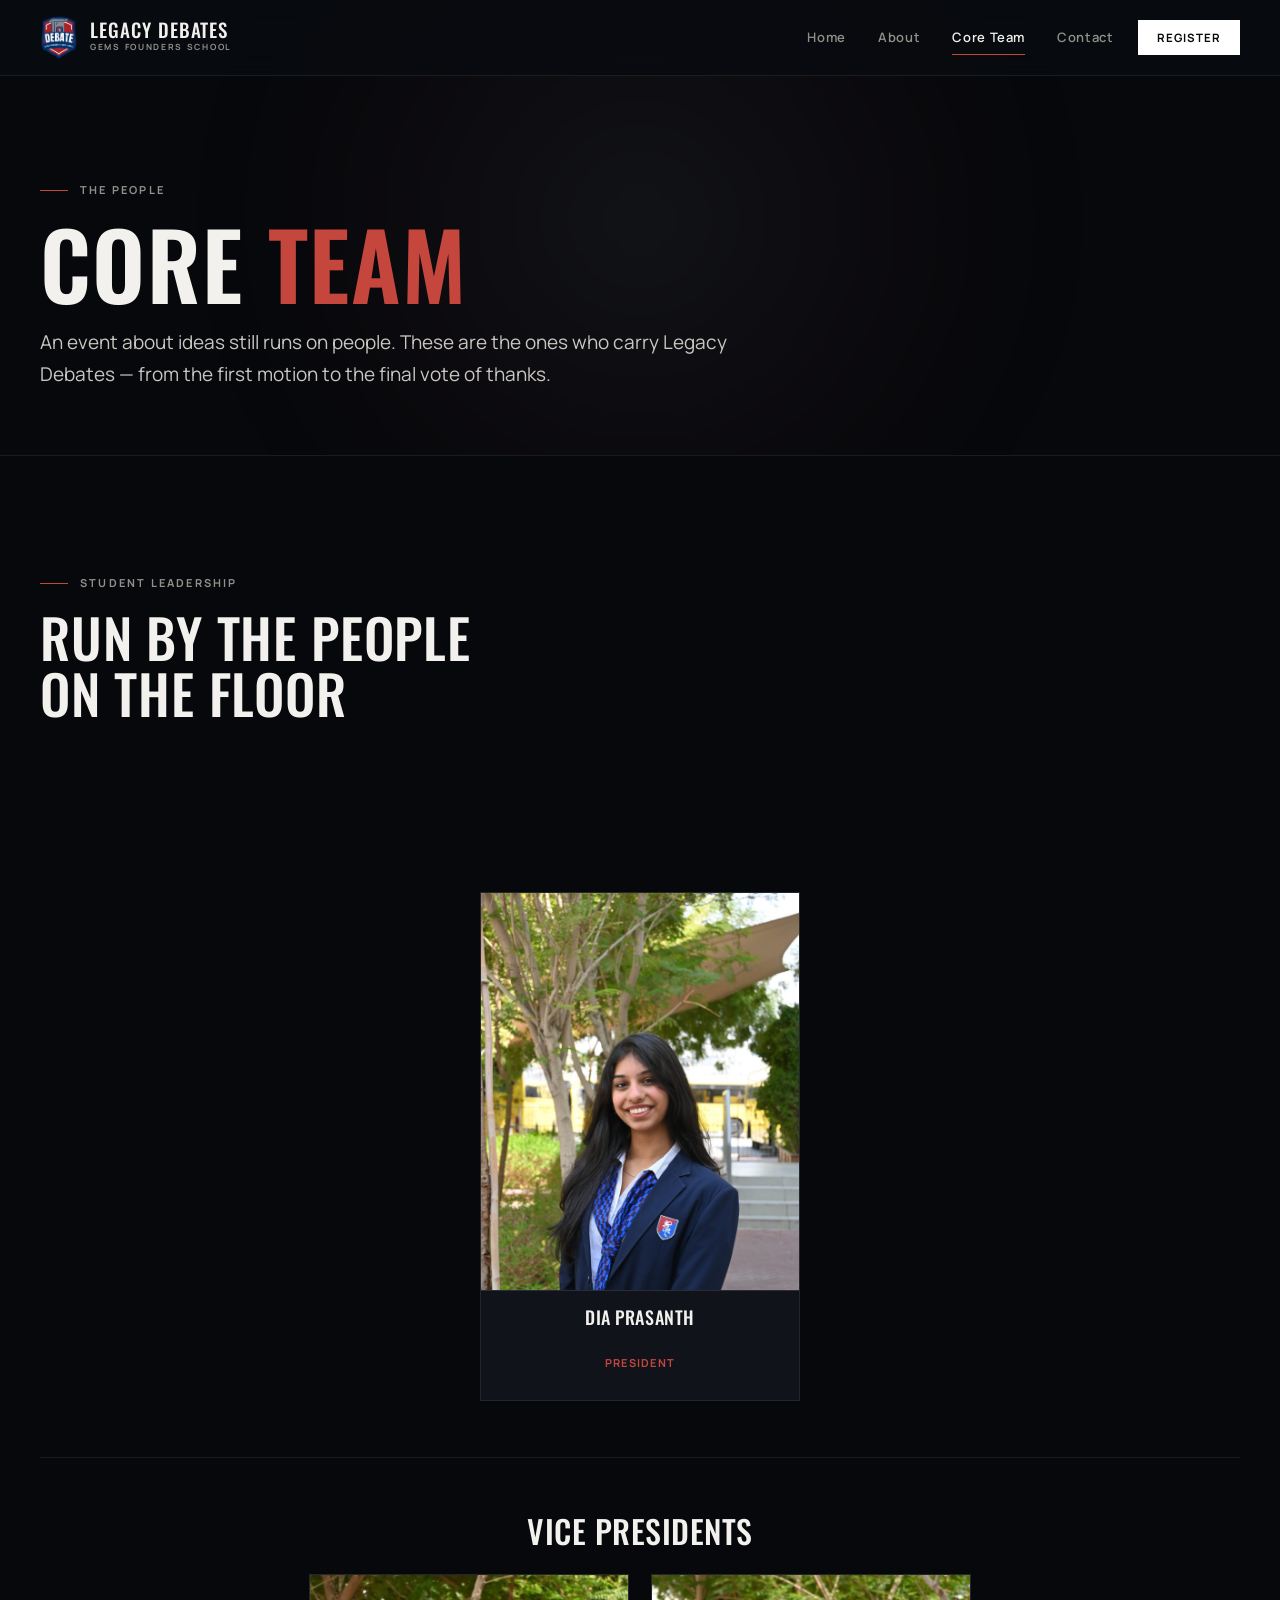
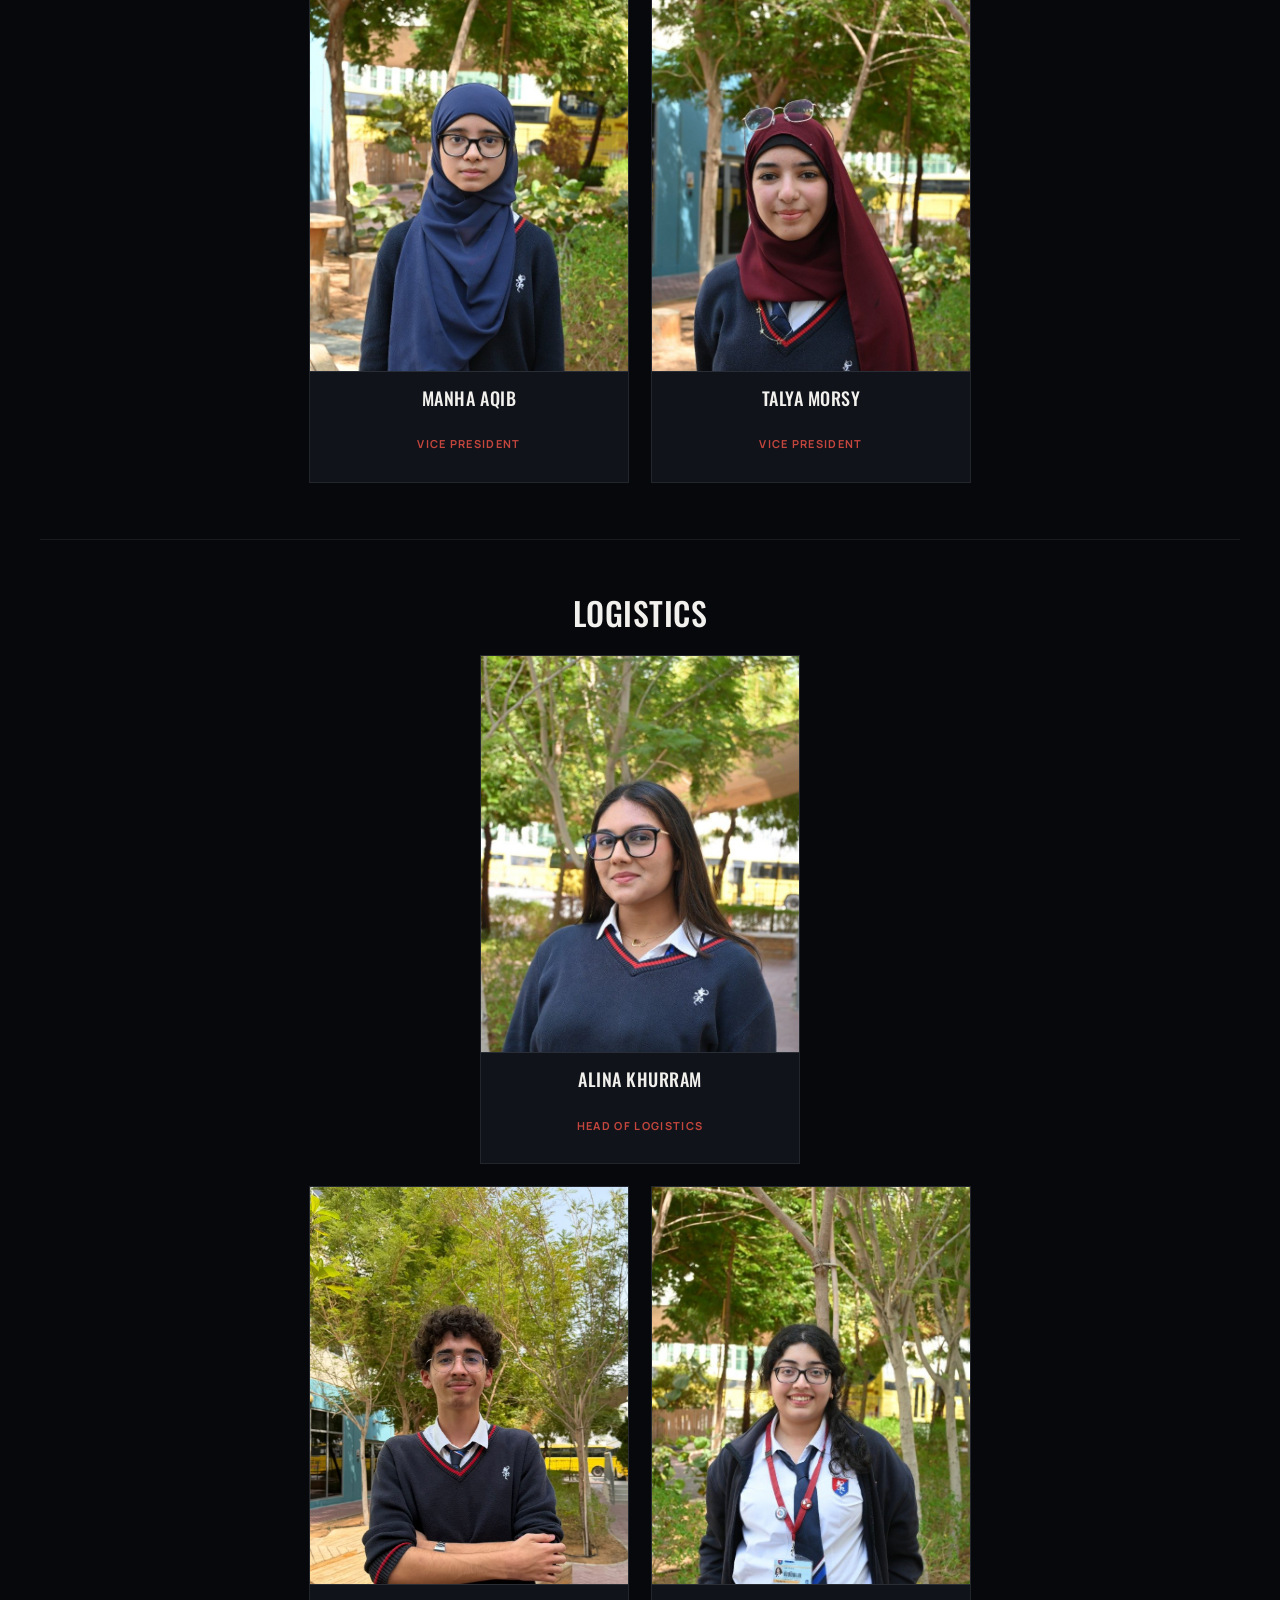
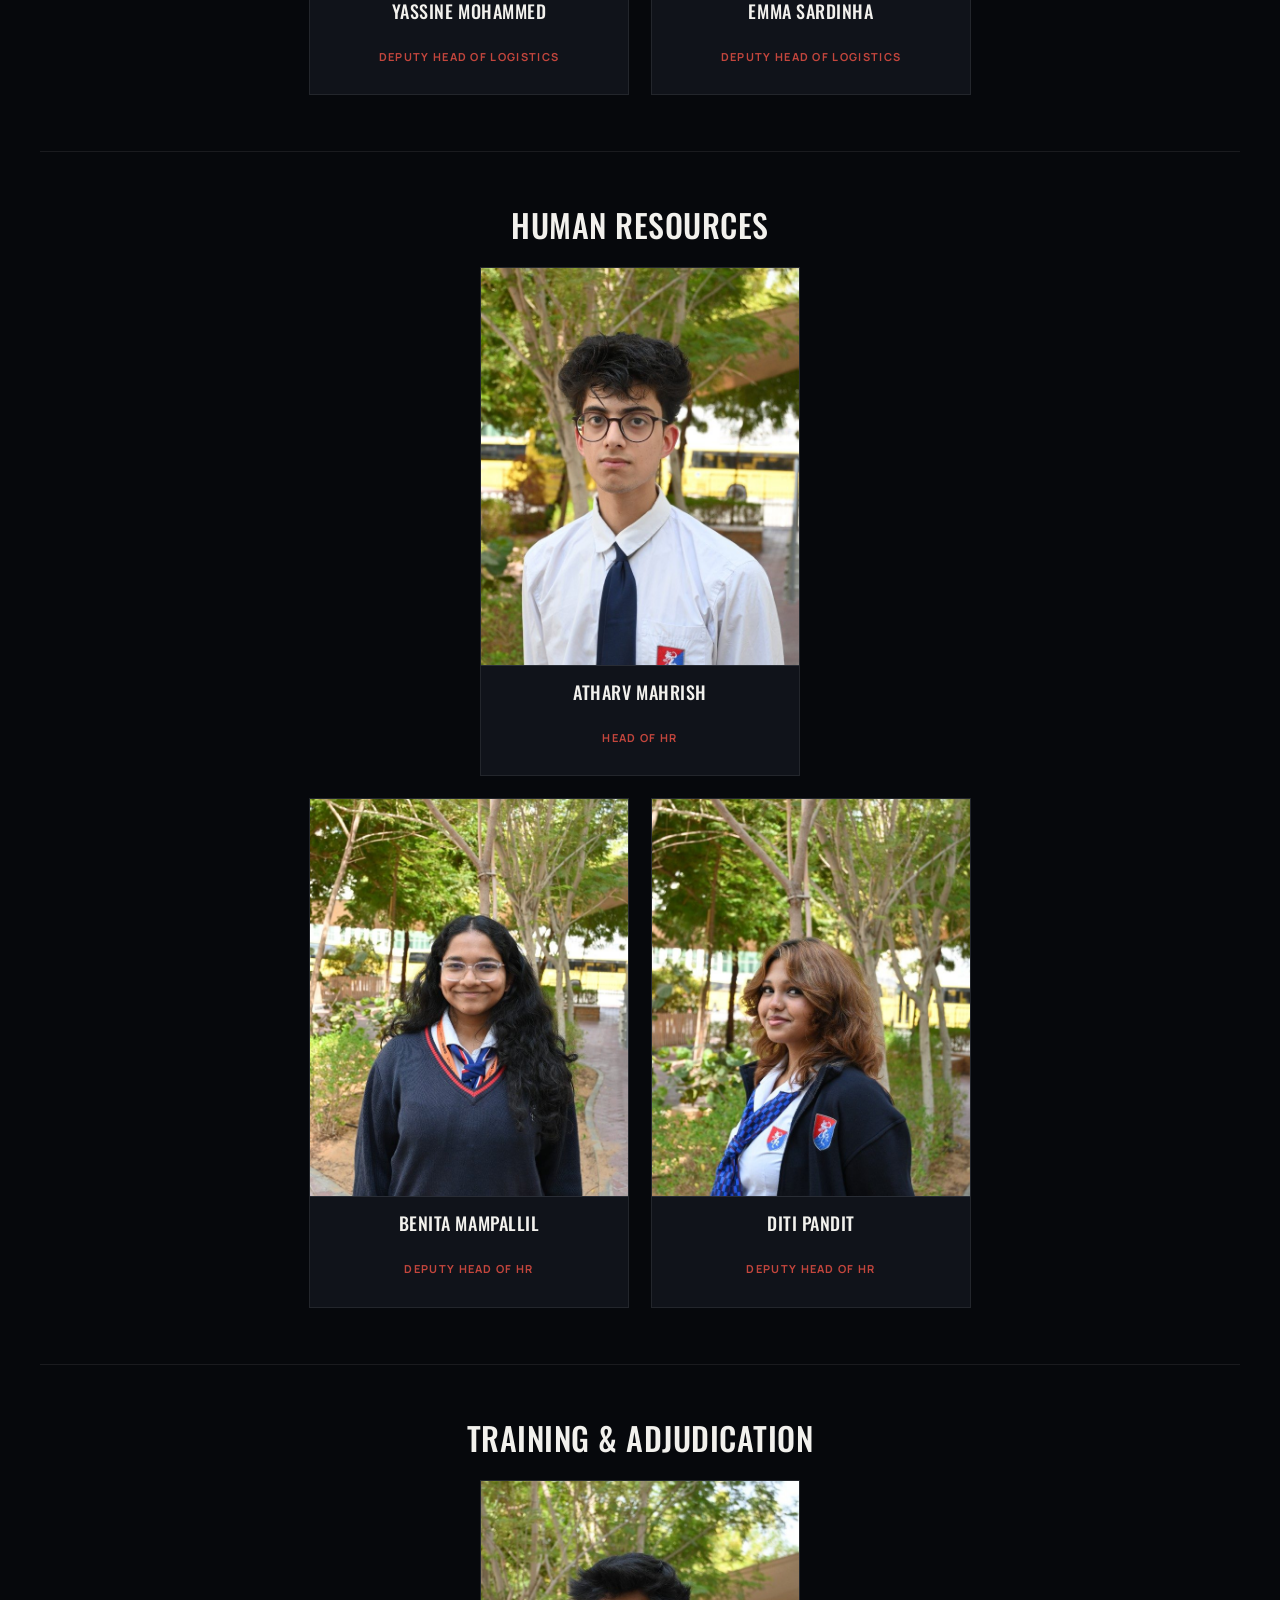
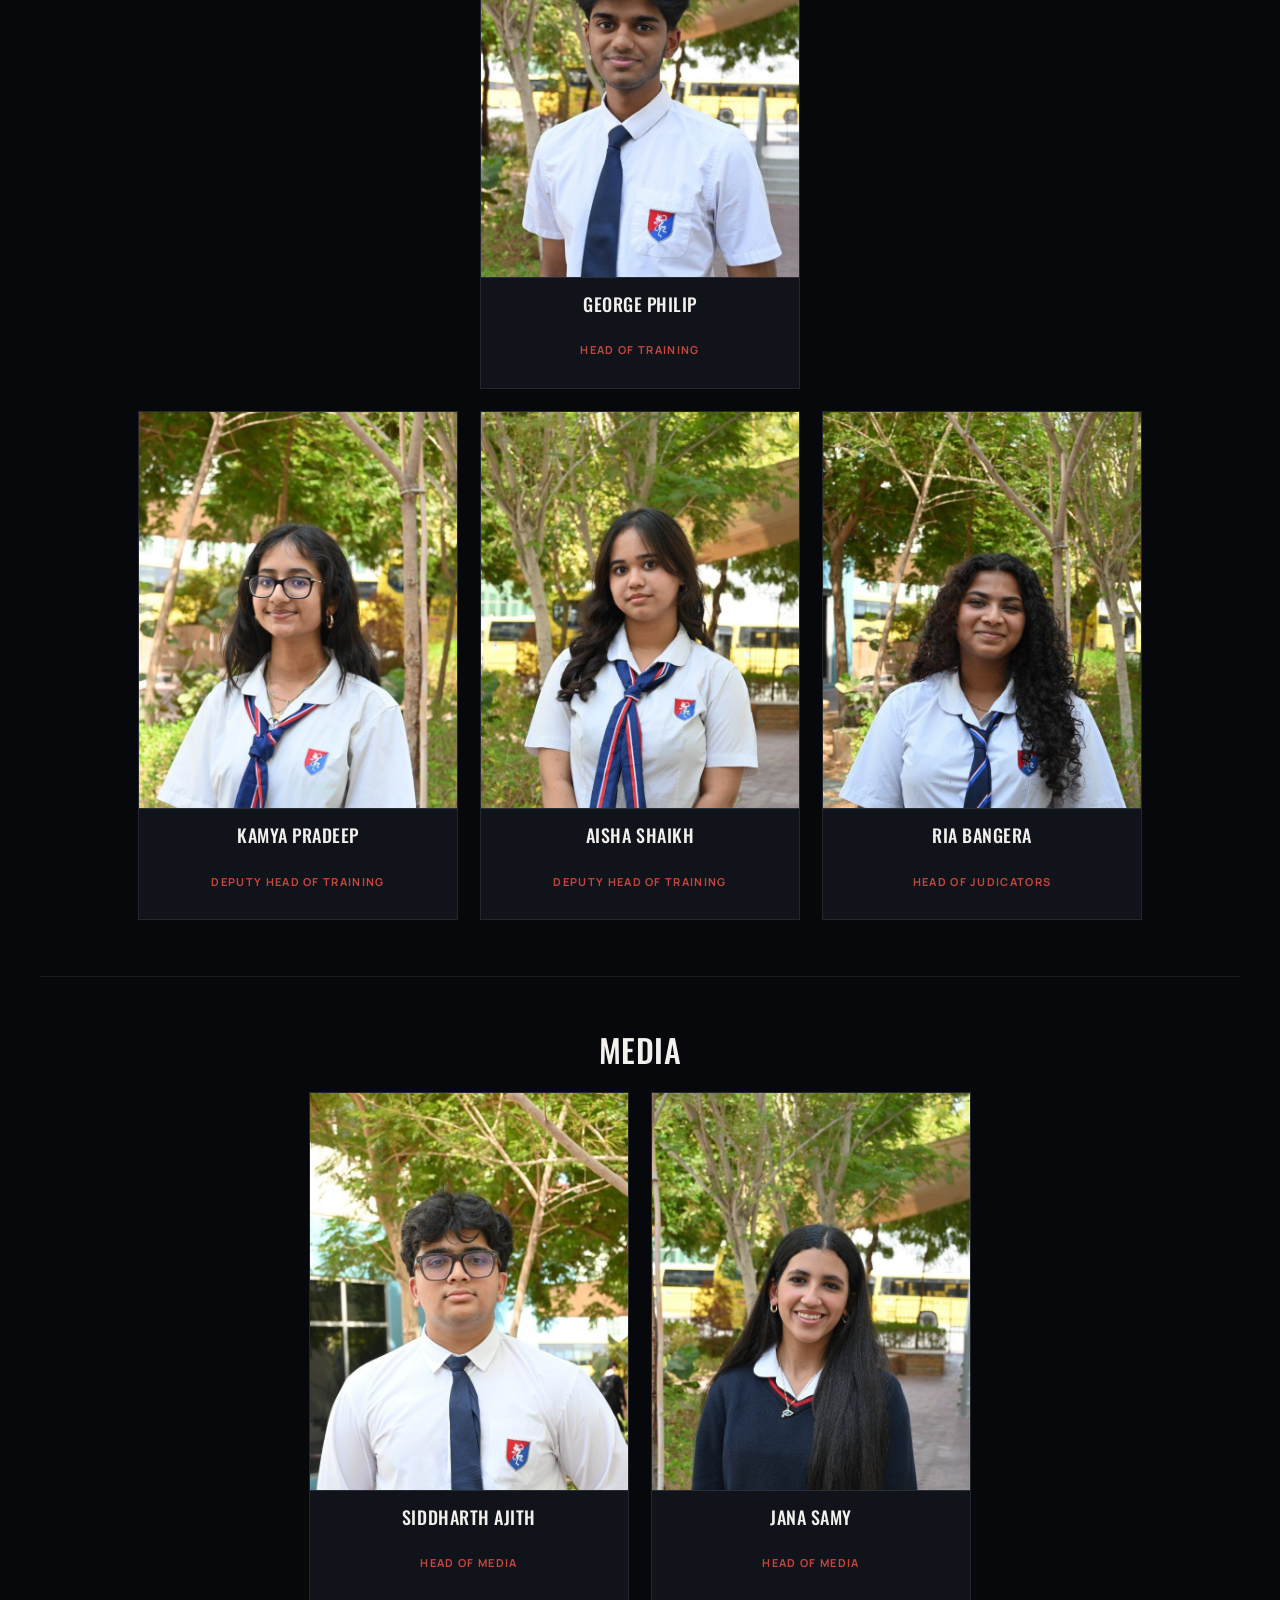
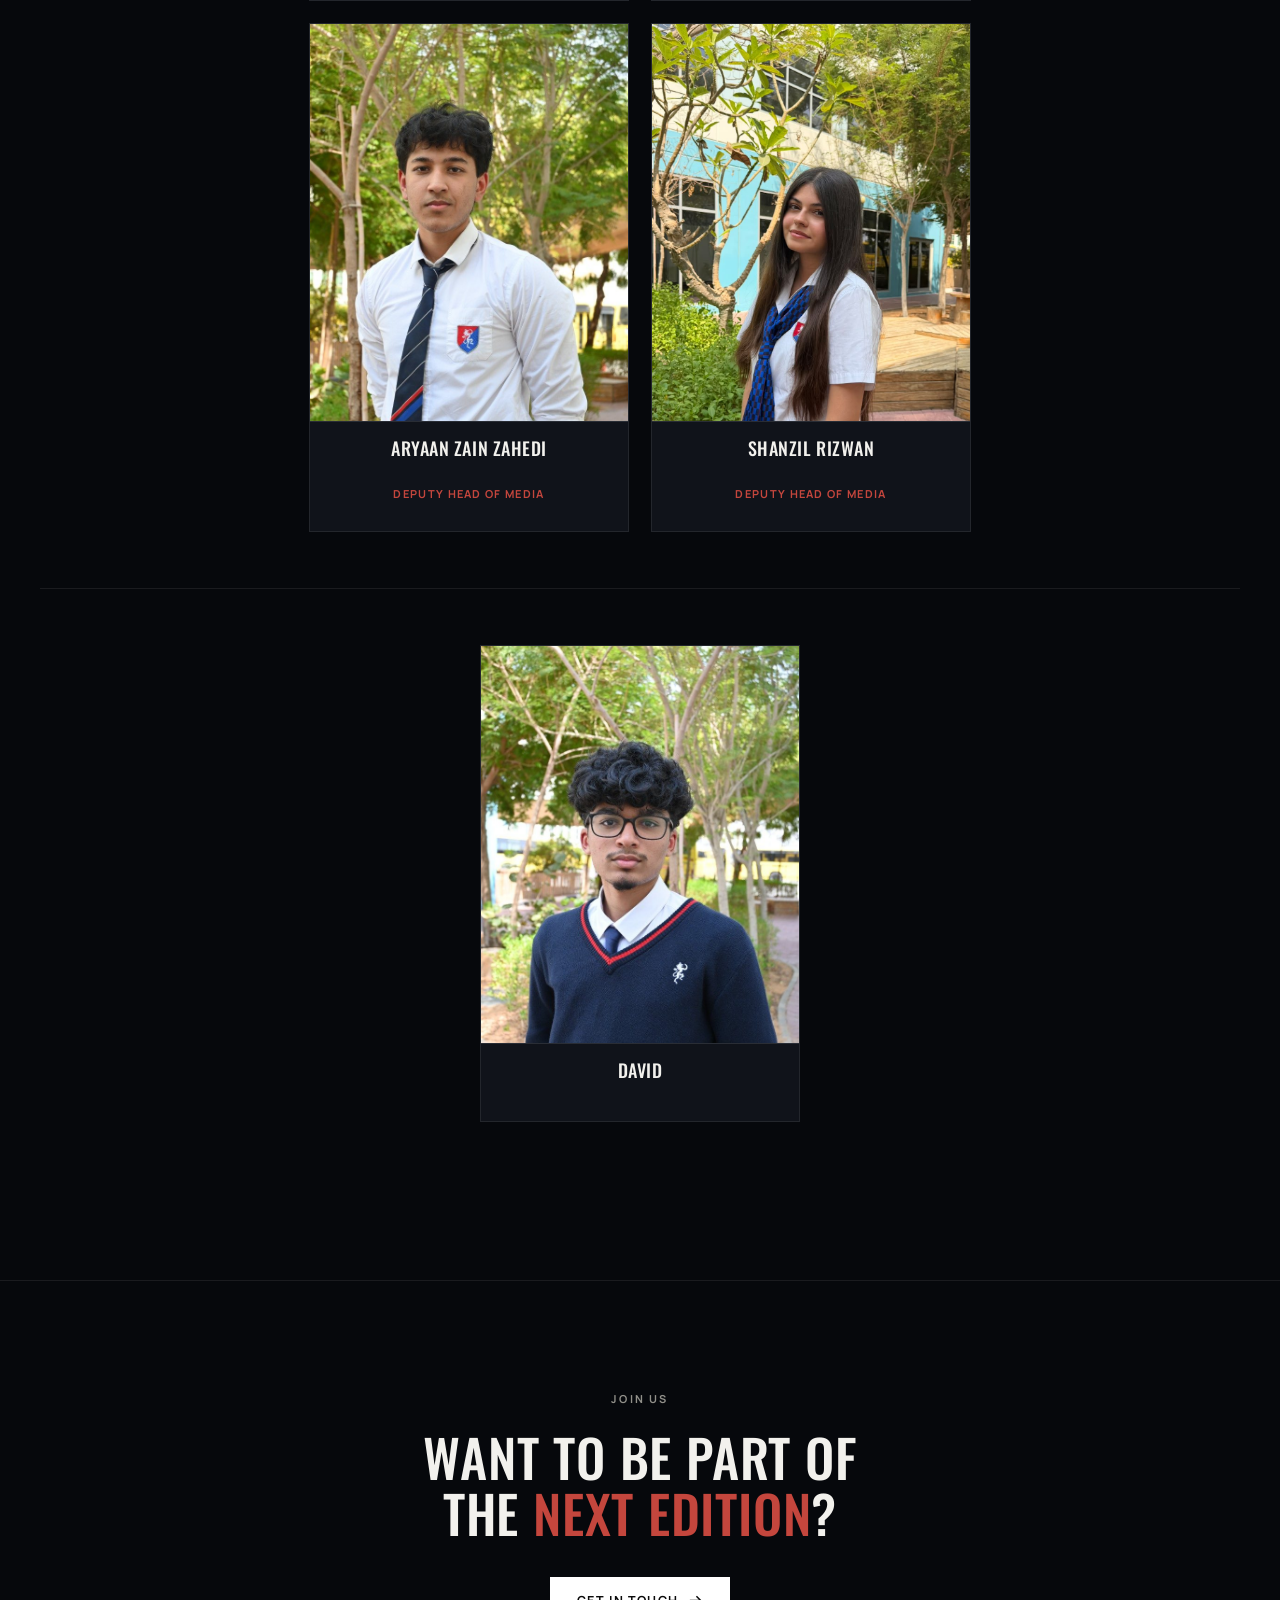
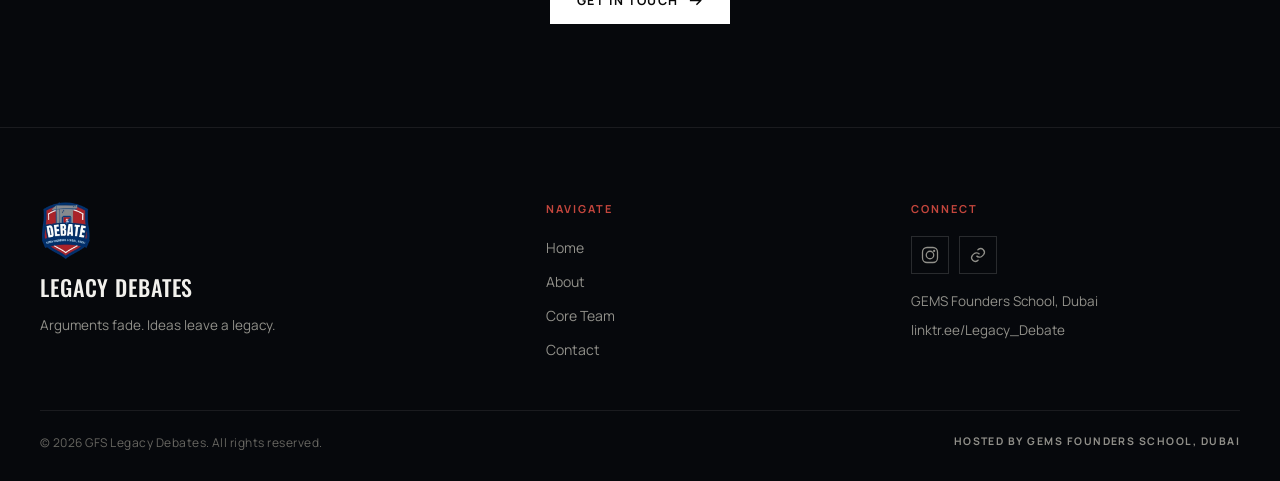
<file: team.html>
<!DOCTYPE html>
<html lang="en">
<head>
  <meta charset="UTF-8" />
  <meta name="viewport" content="width=device-width, initial-scale=1, viewport-fit=cover" />
  <meta name="color-scheme" content="dark" />
  <title>Core Team — GFS Legacy Debates</title>
  <meta name="description" content="Meet the student core team behind GFS Legacy Debates at GEMS Founders School, Dubai." />
  <meta name="theme-color" content="#090b10" />

  <meta property="og:title" content="Core Team | GFS Legacy Debates" />
  <meta property="og:description" content="The people behind the flagship debate event of GEMS Founders School, Dubai." />
  <meta property="og:type" content="website" />
  <meta property="og:image" content="assets/logo.png" />

  <link rel="icon" type="image/png" href="assets/logo.png" />

  <link rel="preconnect" href="https://fonts.googleapis.com" />
  <link rel="preconnect" href="https://fonts.gstatic.com" crossorigin />
  <link href="https://fonts.googleapis.com/css2?family=Oswald:wght@300;400;500;600&family=Manrope:wght@400;500;600;700&display=swap" rel="stylesheet" />

  <link rel="stylesheet" href="css/style.css" />
  <link rel="stylesheet" href="css/animations.css" />
  <link rel="stylesheet" href="css/responsive.css" />
</head>
<body data-page="team">

  <a class="skip-link" href="#main">Skip to main content</a>

  <div class="scroll-progress" aria-hidden="true"><div class="scroll-progress__bar" data-scroll-progress></div></div>

  <header>
    <nav class="nav" data-nav aria-label="Primary">
      <div class="nav__inner">
        <a href="index.html" class="nav__logo" aria-label="GFS Legacy Debates, Home">
          <img class="nav__logo-mark" src="assets/logo.png" alt="GFS Legacy Debates crest" width="38" height="45" />
          <span class="nav__logo-text">
            <span class="nav__logo-title">Legacy Debates</span>
            <span class="nav__logo-sub">GEMS Founders School</span>
          </span>
        </a>

        <div class="nav__links">
          <a href="index.html" class="nav__link">Home</a>
          <a href="about.html" class="nav__link">About</a>
          <a href="team.html" class="nav__link nav__link--active" aria-current="page">Core Team</a>
          <a href="contact.html" class="nav__link">Contact</a>
        </div>

        <a href="https://linktr.ee/Legacy_Debate" class="btn btn--primary btn--small nav__cta" target="_blank" rel="noopener">Register</a>

        <button class="nav__toggle" data-menu-toggle type="button" aria-label="Open navigation menu" aria-expanded="false" aria-controls="mobileMenu">
          <span class="nav__toggle-icon" aria-hidden="true"><span></span><span></span><span></span></span>
        </button>
      </div>
    </nav>

    <div class="mobile-menu" id="mobileMenu" data-mobile-menu hidden>
      <div class="mobile-menu__backdrop" data-close-menu></div>
      <div class="mobile-menu__panel" role="dialog" aria-modal="true" aria-label="Navigation menu">
        <nav class="mobile-menu__nav" aria-label="Mobile">
          <a href="index.html" class="mobile-menu__link">Home</a>
          <a href="about.html" class="mobile-menu__link">About</a>
          <a href="team.html" class="mobile-menu__link mobile-menu__link--active" aria-current="page">Core Team</a>
          <a href="contact.html" class="mobile-menu__link">Contact</a>
        </nav>
        <p class="mobile-menu__meta">GFS Legacy Debates<br />GEMS Founders School, Dubai</p>
      </div>
    </div>
  </header>

  <main id="main">

    <section class="page-hero" aria-labelledby="team-heading">
      <div class="bg-glow" aria-hidden="true"></div>
      <div class="container" style="position: relative;">
        <p class="eyebrow" data-hero>The people</p>
        <h1 id="team-heading" data-hero>Core <span class="accent">Team</span></h1>
        <p class="lead" data-hero>
          An event about ideas still runs on people. These are the ones who
          carry Legacy Debates — from the first motion to the final vote of thanks.
        </p>
      </div>
    </section>

    <section class="section section--alt" aria-label="Student leadership">
      <div class="container">
        <div class="section__header reveal">
          <p class="eyebrow">Student leadership</p>
          <h2>Run by the people on the floor</h2>
        </div>


        <div class="team-group">
          <div class="team-group__head reveal">
            <h2>President</h2>
          </div>
          <div class="team-grid team-grid--lead reveal-group reveal">

            <article class="team-card">
              <div class="team-card__media">
                <img src="assets/images/dia-prasanth.jpg" alt="Dia Prasanth, President" loading="lazy" width="600" height="760" />
              </div>
              <div class="team-card__body">
                <h3 class="team-card__name">Dia Prasanth</h3>
                <p class="team-card__role">President</p>
              </div>
            </article>

          </div>
        </div>

        <div class="team-group">
          <div class="team-group__head reveal">
            <h2>Vice Presidents</h2>
          </div>
          <div class="team-grid team-grid--lead reveal-group reveal">

            <article class="team-card">
              <div class="team-card__media">
                <img src="assets/images/manha-aqib.jpg" alt="Manha Aqib, Vice President" loading="lazy" width="600" height="760" />
              </div>
              <div class="team-card__body">
                <h3 class="team-card__name">Manha Aqib</h3>
                <p class="team-card__role">Vice President</p>
              </div>
            </article>

            <article class="team-card">
              <div class="team-card__media">
                <img src="assets/images/talya-morsy.jpg" alt="Talya Morsy, Vice President" loading="lazy" width="600" height="760" />
              </div>
              <div class="team-card__body">
                <h3 class="team-card__name">Talya Morsy</h3>
                <p class="team-card__role">Vice President</p>
              </div>
            </article>

          </div>
        </div>

        <div class="team-group">
          <div class="team-group__head reveal">
            <h2>Logistics</h2>
          </div>
          <div class="team-grid reveal-group reveal">

            <article class="team-card">
              <div class="team-card__media">
                <img src="assets/images/alina-khurram.jpg" alt="Alina Khurram, Head of Logistics" loading="lazy" width="600" height="760" />
              </div>
              <div class="team-card__body">
                <h3 class="team-card__name">Alina Khurram</h3>
                <p class="team-card__role">Head of Logistics</p>
              </div>
            </article>

          </div>
          <div class="team-grid reveal-group reveal">

            <article class="team-card">
              <div class="team-card__media">
                <img src="assets/images/yassine-mohammed.jpg" alt="Yassine Mohammed, Deputy Head of Logistics" loading="lazy" width="600" height="760" />
              </div>
              <div class="team-card__body">
                <h3 class="team-card__name">Yassine Mohammed</h3>
                <p class="team-card__role">Deputy Head of Logistics</p>
              </div>
            </article>

            <article class="team-card">
              <div class="team-card__media">
                <img src="assets/images/emma-sardinha.jpg" alt="Emma Sardinha, Deputy Head of Logistics" loading="lazy" width="600" height="760" />
              </div>
              <div class="team-card__body">
                <h3 class="team-card__name">Emma Sardinha</h3>
                <p class="team-card__role">Deputy Head of Logistics</p>
              </div>
            </article>

          </div>
        </div>

        <div class="team-group">
          <div class="team-group__head reveal">
            <h2>Human Resources</h2>
          </div>
          <div class="team-grid reveal-group reveal">

            <article class="team-card">
              <div class="team-card__media">
                <img src="assets/images/atharv-mahrish.jpg" alt="Atharv Mahrish, Head of HR" loading="lazy" width="600" height="760" />
              </div>
              <div class="team-card__body">
                <h3 class="team-card__name">Atharv Mahrish</h3>
                <p class="team-card__role">Head of HR</p>
              </div>
            </article>

          </div>
          <div class="team-grid reveal-group reveal">

            <article class="team-card">
              <div class="team-card__media">
                <img src="assets/images/benita-mampallil.jpg" alt="Benita Mampallil, Deputy Head of HR" loading="lazy" width="600" height="760" />
              </div>
              <div class="team-card__body">
                <h3 class="team-card__name">Benita Mampallil</h3>
                <p class="team-card__role">Deputy Head of HR</p>
              </div>
            </article>

            <article class="team-card">
              <div class="team-card__media">
                <img src="assets/images/diti-pandit.jpg" alt="Diti Pandit, Deputy Head of HR" loading="lazy" width="600" height="760" />
              </div>
              <div class="team-card__body">
                <h3 class="team-card__name">Diti Pandit</h3>
                <p class="team-card__role">Deputy Head of HR</p>
              </div>
            </article>

          </div>
        </div>

        <div class="team-group">
          <div class="team-group__head reveal">
            <h2>Training &amp; Adjudication</h2>
          </div>
          <div class="team-grid reveal-group reveal">

            <article class="team-card">
              <div class="team-card__media">
                <img src="assets/images/george-philip.jpg" alt="George Philip, Head of Training" loading="lazy" width="600" height="760" />
              </div>
              <div class="team-card__body">
                <h3 class="team-card__name">George Philip</h3>
                <p class="team-card__role">Head of Training</p>
              </div>
            </article>

          </div>
          <div class="team-grid reveal-group reveal">

            <article class="team-card">
              <div class="team-card__media">
                <img src="assets/images/kamya-pradeep.jpg" alt="Kamya Pradeep, Deputy Head of Training" loading="lazy" width="600" height="760" />
              </div>
              <div class="team-card__body">
                <h3 class="team-card__name">Kamya Pradeep</h3>
                <p class="team-card__role">Deputy Head of Training</p>
              </div>
            </article>

            <article class="team-card">
              <div class="team-card__media">
                <img src="assets/images/aisha-shaikh.jpg" alt="Aisha Shaikh, Deputy Head of Training" loading="lazy" width="600" height="760" />
              </div>
              <div class="team-card__body">
                <h3 class="team-card__name">Aisha Shaikh</h3>
                <p class="team-card__role">Deputy Head of Training</p>
              </div>
            </article>

            <article class="team-card">
              <div class="team-card__media">
                <img src="assets/images/ria-bangera.jpg" alt="Ria Bangera, Head of Judicators" loading="lazy" width="600" height="760" />
              </div>
              <div class="team-card__body">
                <h3 class="team-card__name">Ria Bangera</h3>
                <p class="team-card__role">Head of Judicators</p>
              </div>
            </article>

          </div>
        </div>

        <div class="team-group">
          <div class="team-group__head reveal">
            <h2>Media</h2>
          </div>
          <div class="team-grid reveal-group reveal">

            <article class="team-card">
              <div class="team-card__media">
                <img src="assets/images/siddharth-ajith.jpg" alt="Siddharth Ajith, Head of Media" loading="lazy" width="600" height="760" />
              </div>
              <div class="team-card__body">
                <h3 class="team-card__name">Siddharth Ajith</h3>
                <p class="team-card__role">Head of Media</p>
              </div>
            </article>

            <article class="team-card">
              <div class="team-card__media">
                <img src="assets/images/jana-samy.jpg" alt="Jana Samy, Head of Media" loading="lazy" width="600" height="760" />
              </div>
              <div class="team-card__body">
                <h3 class="team-card__name">Jana Samy</h3>
                <p class="team-card__role">Head of Media</p>
              </div>
            </article>

          </div>
          <div class="team-grid reveal-group reveal">

            <article class="team-card">
              <div class="team-card__media">
                <img src="assets/images/aryaan-zain-zahedi.jpg" alt="Aryaan Zain Zahedi, Deputy Head of Media" loading="lazy" width="600" height="760" />
              </div>
              <div class="team-card__body">
                <h3 class="team-card__name">Aryaan Zain Zahedi</h3>
                <p class="team-card__role">Deputy Head of Media</p>
              </div>
            </article>

            <article class="team-card">
              <div class="team-card__media">
                <img src="assets/images/shanzil-rizwan.jpg" alt="Shanzil Rizwan, Deputy Head of Media" loading="lazy" width="600" height="760" />
              </div>
              <div class="team-card__body">
                <h3 class="team-card__name">Shanzil Rizwan</h3>
                <p class="team-card__role">Deputy Head of Media</p>
              </div>
            </article>

          </div>
        </div>

        <div class="team-group">
          <div class="team-grid reveal-group reveal">

            <article class="team-card">
              <div class="team-card__media">
                <img src="assets/images/david.jpg" alt="David" loading="lazy" width="600" height="760" />
              </div>
              <div class="team-card__body">
                <h3 class="team-card__name">David</h3>
              </div>
            </article>

          </div>
        </div>

      </div>
    </section>

    <section class="closing section" aria-label="Closing statement">
      <div class="container reveal">
        <p class="eyebrow eyebrow--no-line" style="justify-content: center; width: 100%;">Join us</p>
        <p class="closing__statement">
          Want to be part of the <span class="accent">next edition</span>?
        </p>
        <a class="btn btn--primary" href="contact.html">
          <span>Get in touch</span>
          <svg class="btn__icon" viewBox="0 0 16 16" fill="none" stroke="currentColor" stroke-width="1.6" aria-hidden="true"><path d="M2 8h11M9 3.5 13.5 8 9 12.5"/></svg>
        </a>
      </div>
    </section>

  </main>

  <footer class="footer" aria-label="Site footer">
    <div class="container">
      <div class="footer__inner">
        <div class="footer__brand">
          <img src="assets/logo.png" alt="GFS Legacy Debates crest" width="52" height="62" loading="lazy" />
          <h3>Legacy Debates</h3>
          <p>Arguments fade. Ideas leave a legacy.</p>
        </div>

        <div>
          <div class="footer__heading">Navigate</div>
          <nav class="footer__links" aria-label="Footer navigation">
            <a href="index.html">Home</a>
            <a href="about.html">About</a>
            <a href="team.html">Core Team</a>
            <a href="contact.html">Contact</a>
          </nav>
        </div>

        <div>
          <div class="footer__heading">Connect</div>
          <div class="footer__social">
            <a href="https://www.instagram.com/gfsmun/" class="footer__social-link" aria-label="GFS Legacy Debates on Instagram" target="_blank" rel="noopener">
              <svg width="18" height="18" viewBox="0 0 24 24" fill="none" stroke="currentColor" stroke-width="1.7" aria-hidden="true"><rect x="2" y="2" width="20" height="20" rx="6"/><circle cx="12" cy="12" r="5"/><circle cx="17.5" cy="6.5" r="1.5" fill="currentColor" stroke="none"/></svg>
            </a>
            <a href="https://linktr.ee/Legacy_Debate" class="footer__social-link" aria-label="GFS Legacy Debates on Linktree" target="_blank" rel="noopener">
              <svg width="18" height="18" viewBox="0 0 24 24" fill="none" stroke="currentColor" stroke-width="1.7" aria-hidden="true"><path d="M10 13a5 5 0 0 0 7.5.5l2-2a5 5 0 0 0-7-7l-1.2 1.2"/><path d="M14 11a5 5 0 0 0-7.5-.5l-2 2a5 5 0 0 0 7 7l1.2-1.2"/></svg>
            </a>
          </div>
          <div class="footer__contact">
            <span>GEMS Founders School, Dubai</span>
            <a href="https://linktr.ee/Legacy_Debate" target="_blank" rel="noopener">linktr.ee/Legacy_Debate</a>
          </div>
        </div>
      </div>

      <div class="footer__bottom">
        <p>&copy; <span data-year>2026</span> GFS Legacy Debates. All rights reserved.</p>
        <p class="footer__host">Hosted by GEMS Founders School, Dubai</p>
      </div>
    </div>
  </footer>

  <script src="js/vendor/anime.min.js" defer></script>
  <script src="js/main.js" defer></script>
  <script src="js/animations.js" defer></script>
</body>
</html>
</file>
<file: css/style.css>
/* ==========================================================================
   GFS LEGACY DEBATES — Core stylesheet
   Quiet, dark, editorial. Near-black base with a faint navy cast, boxy
   surfaces (zero radius), hairline borders, condensed uppercase display
   type, and the crest red as the single accent — used sparingly.
   ========================================================================== */

/* ---------- Design tokens ---------- */

:root {
  /* Colour — monochrome with a faint navy cast + crest red accent */
  --bg: #090b10;
  --bg-deep: #06080c;
  --surface: #10131a;
  --elevated: #171b24;
  --glass: rgba(9, 11, 16, 0.84);

  --text: #f2f1ed;
  --text-secondary: #c9c7c1;
  --muted: #91908a;
  --faint: #676661;

  --red: #c4463d;          /* crest red, lifted for dark backgrounds */
  --red-deep: #9c2f28;

  --border-subtle: rgba(255, 255, 255, 0.08);
  --border-soft: rgba(255, 255, 255, 0.14);
  --border-strong: rgba(255, 255, 255, 0.24);

  /* Type */
  --font-display: "Oswald", "Arial Narrow", sans-serif;
  --font-body: "Manrope", "Helvetica Neue", Arial, sans-serif;

  /* Layout */
  --content-width: 1200px;
  --content-narrow: 760px;
  --gutter: 40px;
  --nav-height: 76px;
  --section-y: clamp(64px, 8vw, 116px);

  --transition-fast: 160ms ease;
  --transition-standard: 280ms ease;
  --transition-smooth: 480ms cubic-bezier(0.25, 0.8, 0.25, 1);
}

/* ---------- Base ---------- */

*,
*::before,
*::after {
  box-sizing: border-box;
}

* {
  margin: 0;
}

html {
  scroll-behavior: smooth;
  color-scheme: dark;
  -webkit-text-size-adjust: 100%;
  scroll-padding-top: var(--nav-height);
}

body {
  font-family: var(--font-body);
  font-size: 16px;
  line-height: 1.7;
  color: var(--text);
  background: var(--bg);
  -webkit-font-smoothing: antialiased;
  text-rendering: optimizeLegibility;
  overflow-x: hidden;
}

body.menu-open {
  overflow: hidden;
}

/* Faint film grain for texture */
body::before {
  content: "";
  position: fixed;
  inset: 0;
  pointer-events: none;
  z-index: 9998;
  opacity: 0.04;
  background-image: url("data:image/svg+xml,%3Csvg viewBox='0 0 256 256' xmlns='http://www.w3.org/2000/svg'%3E%3Cfilter id='n'%3E%3CfeTurbulence type='fractalNoise' baseFrequency='0.85' numOctaves='4' stitchTiles='stitch'/%3E%3C/filter%3E%3Crect width='100%25' height='100%25' filter='url(%23n)' opacity='0.4'/%3E%3C/svg%3E");
  mix-blend-mode: soft-light;
}

h1, h2, h3, h4 {
  font-family: var(--font-display);
  font-weight: 500;
  line-height: 1.05;
  letter-spacing: 0.015em;
  text-transform: uppercase;
  text-wrap: balance;
}

h1 {
  font-size: clamp(46px, 9vw, 118px);
  line-height: 0.98;
  font-weight: 600;
}

h2 {
  font-size: clamp(30px, 5vw, 54px);
  line-height: 1.04;
}

h3 {
  font-size: clamp(20px, 3vw, 27px);
  line-height: 1.12;
  letter-spacing: 0.02em;
}

p {
  margin: 0;
}

a {
  color: inherit;
  text-decoration: none;
}

img, svg {
  display: block;
  max-width: 100%;
}

img {
  height: auto;
}

ul, ol {
  list-style: none;
  padding: 0;
}

button, input, textarea {
  font: inherit;
  color: inherit;
}

button {
  cursor: pointer;
}

::selection {
  background: #fff;
  color: #0a0a0a;
}

::-webkit-scrollbar { width: 8px; }
::-webkit-scrollbar-track { background: var(--bg-deep); }
::-webkit-scrollbar-thumb { background: #262a33; }
::-webkit-scrollbar-thumb:hover { background: #343945; }

:focus-visible {
  outline: 2px solid #fff;
  outline-offset: 2px;
}

.container {
  width: min(var(--content-width), calc(100% - var(--gutter)));
  margin-inline: auto;
}

.container--narrow {
  width: min(var(--content-narrow), calc(100% - var(--gutter)));
  margin-inline: auto;
}

.sr-only {
  position: absolute;
  width: 1px;
  height: 1px;
  padding: 0;
  margin: -1px;
  overflow: hidden;
  clip: rect(0 0 0 0);
  white-space: nowrap;
  border: 0;
}

.skip-link {
  position: absolute;
  top: 8px;
  left: 8px;
  z-index: 9999;
  background: #fff;
  color: #000;
  padding: 12px 20px;
  font-weight: 600;
  font-size: 14px;
  transform: translateY(-150%);
  transition: transform var(--transition-fast);
}

.skip-link:focus {
  transform: translateY(0);
}

/* ---------- Shared text patterns ---------- */

.eyebrow {
  display: inline-flex;
  align-items: center;
  gap: 12px;
  font-size: 11px;
  font-weight: 700;
  letter-spacing: 0.2em;
  text-transform: uppercase;
  color: var(--muted);
}

.eyebrow::before {
  content: "";
  width: 28px;
  height: 1px;
  background: var(--red);
  display: inline-block;
}

.eyebrow--no-line::before {
  display: none;
}

.lead {
  font-size: clamp(17px, 2vw, 19px);
  line-height: 1.7;
  color: var(--text-secondary);
  font-weight: 400;
  max-width: 60ch;
}

.body-muted {
  color: var(--muted);
  font-size: 15px;
  line-height: 1.75;
}

.label-mono {
  font-size: 11px;
  font-weight: 700;
  letter-spacing: 0.16em;
  text-transform: uppercase;
  color: var(--muted);
}

.text-link {
  color: var(--text);
  text-decoration: underline;
  text-underline-offset: 3px;
  text-decoration-color: rgba(196, 70, 61, 0.6);
  transition: text-decoration-color var(--transition-fast), color var(--transition-fast);
}

.text-link:hover,
.text-link:focus-visible {
  color: #fff;
  text-decoration-color: var(--red);
}

.accent {
  color: var(--red);
}

/* ---------- Layout primitives ---------- */

.section {
  padding-block: var(--section-y);
  position: relative;
}

.section--tight {
  padding-block: clamp(48px, 5vw, 80px);
}

.section--alt {
  background: var(--bg-deep);
}

.section__header {
  margin-bottom: clamp(32px, 5vw, 56px);
  max-width: 720px;
}

.section__header h2 {
  margin-top: 16px;
}

.section__header p {
  margin-top: 16px;
  color: var(--muted);
  line-height: 1.7;
}

.grid-2 {
  display: grid;
  grid-template-columns: 1fr 1fr;
  gap: clamp(32px, 4vw, 64px);
  align-items: center;
}

.divider {
  height: 1px;
  background: var(--border-subtle);
  border: 0;
}

/* Soft radial glow used behind heroes */
.bg-glow {
  position: absolute;
  inset: 0;
  pointer-events: none;
  overflow: hidden;
  z-index: 0;
}

.bg-glow::before {
  content: "";
  position: absolute;
  width: 880px;
  height: 880px;
  left: 50%;
  top: -220px;
  transform: translateX(-50%);
  background: radial-gradient(ellipse at center, rgba(255, 255, 255, 0.05) 0%, rgba(196, 70, 61, 0.03) 40%, transparent 70%);
  filter: blur(40px);
}

/* ---------- Buttons — boxy ---------- */

.btn {
  display: inline-flex;
  align-items: center;
  justify-content: center;
  gap: 10px;
  font-family: var(--font-body);
  font-size: 12.5px;
  font-weight: 700;
  letter-spacing: 0.09em;
  text-transform: uppercase;
  line-height: 1;
  padding: 15px 26px;
  border: 1px solid transparent;
  white-space: nowrap;
  transition: background var(--transition-standard), color var(--transition-standard),
              border-color var(--transition-standard), transform var(--transition-standard);
}

.btn--primary {
  background: #fff;
  color: #0a0a0a;
  border-color: #fff;
}

.btn--primary:hover,
.btn--primary:focus-visible {
  background: var(--red);
  border-color: var(--red);
  color: #fff;
  transform: translateY(-1px);
}

.btn--primary:active {
  transform: translateY(0);
}

.btn--secondary {
  background: transparent;
  color: var(--text);
  border-color: var(--border-strong);
}

.btn--secondary:hover,
.btn--secondary:focus-visible {
  background: #fff;
  border-color: #fff;
  color: #0a0a0a;
}

.btn__icon {
  width: 15px;
  height: 15px;
  flex-shrink: 0;
  transition: transform var(--transition-fast);
}

.btn:hover .btn__icon {
  transform: translateX(3px);
}

.btn--small {
  padding: 11px 18px;
  font-size: 11.5px;
}

/* ---------- Scroll progress ---------- */

.scroll-progress {
  position: fixed;
  top: 0;
  left: 0;
  right: 0;
  height: 2px;
  z-index: 200;
  background: transparent;
  pointer-events: none;
}

.scroll-progress__bar {
  height: 100%;
  width: 100%;
  background: var(--red);
  transform-origin: left;
  transform: scaleX(0);
}

/* ---------- Navigation ---------- */

.nav {
  position: fixed;
  inset: 0 0 auto 0;
  height: var(--nav-height);
  z-index: 100;
  display: flex;
  align-items: center;
  background: var(--glass);
  -webkit-backdrop-filter: blur(14px);
  backdrop-filter: blur(14px);
  border-bottom: 1px solid var(--border-subtle);
  transition: background var(--transition-standard), box-shadow var(--transition-standard);
}

.nav--scrolled {
  background: rgba(6, 8, 12, 0.95);
  box-shadow: 0 8px 32px rgba(0, 0, 0, 0.4);
}

.nav__inner {
  display: flex;
  align-items: center;
  justify-content: space-between;
  width: min(var(--content-width), calc(100% - var(--gutter)));
  margin-inline: auto;
  height: 100%;
  gap: 24px;
}

.nav__logo {
  display: inline-flex;
  align-items: center;
  gap: 12px;
  flex-shrink: 0;
}

.nav__logo-mark {
  width: 38px;
  flex-shrink: 0;
}

.nav__logo-text {
  display: flex;
  flex-direction: column;
  gap: 1px;
}

.nav__logo-title {
  font-family: var(--font-display);
  font-size: 19px;
  font-weight: 500;
  letter-spacing: 0.05em;
  line-height: 1;
  text-transform: uppercase;
}

.nav__logo-sub {
  font-size: 8.5px;
  font-weight: 700;
  letter-spacing: 0.2em;
  text-transform: uppercase;
  color: var(--muted);
}

.nav__links {
  display: flex;
  align-items: center;
  gap: clamp(20px, 2.5vw, 34px);
  margin-left: auto;
}

.nav__link {
  position: relative;
  font-size: 13px;
  font-weight: 600;
  letter-spacing: 0.05em;
  color: var(--muted);
  padding: 6px 0;
  transition: color var(--transition-fast);
}

.nav__link::after {
  content: "";
  position: absolute;
  left: 0;
  bottom: 0;
  width: 100%;
  height: 1px;
  background: var(--red);
  transform: scaleX(0);
  transform-origin: right;
  transition: transform var(--transition-smooth);
}

.nav__link:hover,
.nav__link:focus-visible,
.nav__link--active {
  color: var(--text);
}

.nav__link:hover::after,
.nav__link:focus-visible::after,
.nav__link--active::after {
  transform: scaleX(1);
  transform-origin: left;
}

.nav__cta {
  flex-shrink: 0;
}

/* Hamburger */

.nav__toggle {
  display: none;
  background: none;
  border: 1px solid var(--border-soft);
  padding: 12px;
  transition: border-color var(--transition-fast);
}

.nav__toggle:hover {
  border-color: var(--border-strong);
}

.nav__toggle-icon {
  display: flex;
  flex-direction: column;
  gap: 5px;
  width: 20px;
}

.nav__toggle-icon span {
  display: block;
  height: 1.5px;
  background: var(--text);
  transition: transform var(--transition-smooth), opacity var(--transition-fast);
}

.nav__toggle[aria-expanded="true"] .nav__toggle-icon span:nth-child(1) {
  transform: translateY(6.5px) rotate(45deg);
}

.nav__toggle[aria-expanded="true"] .nav__toggle-icon span:nth-child(2) {
  opacity: 0;
}

.nav__toggle[aria-expanded="true"] .nav__toggle-icon span:nth-child(3) {
  transform: translateY(-6.5px) rotate(-45deg);
}

/* Mobile menu */

.mobile-menu {
  position: fixed;
  inset: 0;
  z-index: 90;
  visibility: hidden;
  opacity: 0;
  transition: opacity var(--transition-standard), visibility var(--transition-standard);
}

.mobile-menu.is-open {
  visibility: visible;
  opacity: 1;
}

.mobile-menu__backdrop {
  position: absolute;
  inset: 0;
  background: rgba(4, 5, 8, 0.7);
  -webkit-backdrop-filter: blur(6px);
  backdrop-filter: blur(6px);
}

.mobile-menu__panel {
  position: absolute;
  top: 0;
  right: 0;
  bottom: 0;
  width: min(400px, 88%);
  background: var(--bg-deep);
  border-left: 1px solid var(--border-subtle);
  padding: calc(var(--nav-height) + 24px) 32px 32px;
  display: flex;
  flex-direction: column;
  transform: translateX(24px);
  transition: transform var(--transition-smooth);
}

.mobile-menu.is-open .mobile-menu__panel {
  transform: translateX(0);
}

.mobile-menu__nav {
  display: flex;
  flex-direction: column;
}

.mobile-menu__link {
  font-family: var(--font-display);
  font-size: 30px;
  font-weight: 500;
  letter-spacing: 0.03em;
  text-transform: uppercase;
  padding: 16px 0;
  border-bottom: 1px solid var(--border-subtle);
  color: var(--text-secondary);
  transition: color var(--transition-fast), padding-left var(--transition-smooth);
}

.mobile-menu__link:hover,
.mobile-menu__link--active {
  color: #fff;
  padding-left: 8px;
}

.mobile-menu__link--active {
  color: var(--red);
}

.mobile-menu__meta {
  margin-top: auto;
  padding-top: 24px;
  font-size: 11px;
  font-weight: 600;
  letter-spacing: 0.14em;
  text-transform: uppercase;
  color: var(--faint);
  line-height: 2;
}

/* ---------- Hero (home) ---------- */

.hero {
  position: relative;
  min-height: 100svh;
  display: grid;
  place-items: center;
  overflow: hidden;
  background: var(--bg-deep);
  isolation: isolate;
}

.hero__overlay {
  position: absolute;
  inset: 0;
  z-index: -1;
  background:
    radial-gradient(ellipse 760px 500px at 50% 0%, rgba(255, 255, 255, 0.05) 0%, transparent 62%),
    linear-gradient(180deg, rgba(9, 11, 16, 0) 0%, rgba(9, 11, 16, 0.4) 60%, var(--bg) 100%);
}

.hero__content {
  width: min(var(--content-width), calc(100% - var(--gutter)));
  margin-inline: auto;
  padding: calc(var(--nav-height) + 40px) 0 72px;
  text-align: center;
  display: flex;
  flex-direction: column;
  align-items: center;
}

.hero__crest {
  width: clamp(88px, 14vw, 128px);
  margin-bottom: 28px;
}

.hero__eyebrow {
  display: inline-flex;
  align-items: center;
  gap: 10px;
  font-size: 11px;
  font-weight: 700;
  letter-spacing: 0.18em;
  text-transform: uppercase;
  color: rgba(255, 255, 255, 0.72);
  border: 1px solid var(--border-soft);
  background: rgba(255, 255, 255, 0.05);
  padding: 8px 14px;
  margin-bottom: 30px;
}

.hero__eyebrow .dot {
  width: 5px;
  height: 5px;
  background: var(--red);
  flex-shrink: 0;
}

.hero__title {
  margin-bottom: 22px;
}

.hero__title .thin {
  font-weight: 300;
  color: var(--text-secondary);
}

.hero__sub {
  font-size: clamp(16px, 2vw, 19px);
  color: var(--text-secondary);
  font-weight: 400;
  max-width: 52ch;
  margin-bottom: 36px;
  text-wrap: balance;
}

.hero__actions {
  display: flex;
  flex-wrap: wrap;
  justify-content: center;
  gap: 14px;
}

.hero__scroll {
  position: absolute;
  bottom: 28px;
  left: 50%;
  transform: translateX(-50%);
  display: flex;
  flex-direction: column;
  align-items: center;
  gap: 10px;
  font-size: 10px;
  font-weight: 700;
  letter-spacing: 0.24em;
  text-transform: uppercase;
  color: var(--faint);
}

.hero__scroll::after {
  content: "";
  width: 1px;
  height: 34px;
  background: linear-gradient(var(--border-strong), transparent);
}

/* ---------- Page hero (inner pages) ---------- */

.page-hero {
  position: relative;
  padding: calc(var(--nav-height) + clamp(56px, 9vw, 96px)) 0 clamp(40px, 6vw, 64px);
  border-bottom: 1px solid var(--border-subtle);
  background: var(--bg-deep);
  overflow: hidden;
}

.page-hero h1 {
  font-size: clamp(40px, 7.5vw, 92px);
  margin-top: 18px;
}

.page-hero .lead {
  margin-top: 18px;
}

/* ---------- About block (home) ---------- */

.about__heading em {
  font-style: normal;
  color: var(--red);
}

.about__copy {
  display: flex;
  flex-direction: column;
  gap: 14px;
  margin-top: 22px;
}

.about__copy p {
  color: var(--muted);
  font-size: 15.5px;
  line-height: 1.75;
}

.about__copy strong {
  color: var(--text-secondary);
  font-weight: 600;
}

.about__media {
  position: relative;
  border: 1px solid var(--border-subtle);
  background: var(--surface);
  aspect-ratio: 4 / 5;
  display: grid;
  place-items: center;
  overflow: hidden;
}

.about__media img {
  width: min(60%, 260px);
  filter: drop-shadow(0 24px 48px rgba(0, 0, 0, 0.5));
}

.about__media-tag {
  position: absolute;
  bottom: 16px;
  left: 16px;
  font-size: 10px;
  font-weight: 700;
  letter-spacing: 0.16em;
  text-transform: uppercase;
  color: var(--faint);
}

/* ---------- Letter component (president / coordinator) ---------- */

.letter {
  display: grid;
  grid-template-columns: minmax(0, 5fr) minmax(0, 7fr);
  gap: clamp(28px, 4vw, 56px);
  align-items: start;
  background: var(--surface);
  border: 1px solid var(--border-subtle);
  padding: clamp(20px, 3vw, 32px);
}

.letter__portrait {
  position: relative;
  aspect-ratio: 4 / 5;
  overflow: hidden;
  background: var(--elevated);
}

.letter__portrait img {
  width: 100%;
  height: 100%;
  object-fit: cover;
  object-position: center 18%;
  transition: transform 800ms ease;
}

.letter__portrait:hover img {
  transform: scale(1.02);
}

.letter__portrait-badge {
  position: absolute;
  bottom: 14px;
  left: 14px;
  right: 14px;
  background: rgba(6, 8, 12, 0.88);
  -webkit-backdrop-filter: blur(12px);
  backdrop-filter: blur(12px);
  border: 1px solid var(--border-subtle);
  padding: 13px 15px;
}

.letter__portrait-name {
  font-family: var(--font-display);
  font-size: 16px;
  font-weight: 500;
  letter-spacing: 0.03em;
  text-transform: uppercase;
  line-height: 1.15;
}

.letter__portrait-role {
  font-size: 10px;
  font-weight: 700;
  letter-spacing: 0.13em;
  text-transform: uppercase;
  color: var(--red);
  margin-top: 6px;
}

.letter__body {
  display: flex;
  flex-direction: column;
  gap: 18px;
  padding-block: 8px;
}

.letter__quote-mark {
  font-family: var(--font-display);
  font-size: 56px;
  line-height: 0.5;
  color: var(--red);
  opacity: 0.5;
  margin-bottom: -6px;
}

.letter__quote {
  font-family: var(--font-display);
  font-size: clamp(19px, 2.1vw, 23px);
  font-weight: 400;
  line-height: 1.45;
  letter-spacing: 0.01em;
  text-transform: none;
  text-wrap: balance;
}

.letter__text {
  color: var(--muted);
  font-size: 15px;
  line-height: 1.75;
  display: flex;
  flex-direction: column;
  gap: 14px;
}

.letter__signature {
  margin-top: 6px;
  padding-top: 18px;
  border-top: 1px solid var(--border-subtle);
  display: flex;
  align-items: center;
  gap: 14px;
}

.letter__signature-line {
  width: 36px;
  height: 1px;
  background: var(--red);
  flex-shrink: 0;
}

.letter__signature-name {
  font-family: var(--font-display);
  font-size: 15px;
  font-weight: 500;
  letter-spacing: 0.03em;
  text-transform: uppercase;
}

.letter__signature-meta {
  font-size: 10px;
  font-weight: 700;
  letter-spacing: 0.12em;
  text-transform: uppercase;
  color: var(--muted);
  margin-top: 3px;
}

/* ---------- At a glance (event info) ---------- */

.glance {
  display: grid;
  grid-template-columns: repeat(4, 1fr);
  border: 1px solid var(--border-subtle);
  background: var(--surface);
}

.glance__cell {
  padding: clamp(20px, 2.5vw, 30px);
  border-right: 1px solid var(--border-subtle);
  transition: background var(--transition-standard);
}

.glance__cell:last-child {
  border-right: 0;
}

.glance__cell:hover {
  background: var(--elevated);
}

.glance__label {
  font-size: 10.5px;
  font-weight: 700;
  letter-spacing: 0.16em;
  text-transform: uppercase;
  color: var(--red);
  margin-bottom: 10px;
}

.glance__value {
  font-family: var(--font-display);
  font-size: clamp(17px, 1.8vw, 21px);
  font-weight: 500;
  letter-spacing: 0.02em;
  text-transform: uppercase;
  line-height: 1.2;
}

.glance__note {
  font-size: 12.5px;
  color: var(--muted);
  margin-top: 8px;
  line-height: 1.55;
}

/* ---------- Pillars (numbered rows) ---------- */

.pillar {
  border-top: 1px solid var(--border-subtle);
}

.pillar:last-child {
  border-bottom: 1px solid var(--border-subtle);
}

.pillar__row {
  display: grid;
  grid-template-columns: 64px minmax(0, 4.5fr) minmax(0, 6fr);
  align-items: center;
  gap: clamp(16px, 3vw, 40px);
  padding: clamp(20px, 3vw, 30px) 0;
  transition: padding-left var(--transition-smooth);
}

.pillar:hover .pillar__row {
  padding-left: 12px;
}

.pillar__num {
  font-size: 11px;
  font-weight: 700;
  letter-spacing: 0.12em;
  color: var(--faint);
  transition: color var(--transition-fast);
}

.pillar__name {
  font-size: clamp(22px, 3.4vw, 34px);
  margin: 0;
  transition: color var(--transition-fast);
}

.pillar__desc {
  color: var(--muted);
  font-size: 14.5px;
  line-height: 1.7;
  max-width: 52ch;
}

.pillar:hover .pillar__num {
  color: var(--red);
}

.pillar:hover .pillar__name {
  color: #fff;
}

/* ---------- Chapters (about page) ---------- */

.chapter {
  border-bottom: 1px solid var(--border-subtle);
}

.chapter__grid {
  display: grid;
  grid-template-columns: minmax(0, 3.5fr) minmax(0, 8.5fr);
  gap: clamp(24px, 5vw, 64px);
}

.chapter__num {
  font-size: 11px;
  font-weight: 700;
  letter-spacing: 0.14em;
  color: var(--red);
}

.chapter__label {
  font-family: var(--font-display);
  font-size: 19px;
  font-weight: 500;
  letter-spacing: 0.03em;
  text-transform: uppercase;
  margin-top: 8px;
}

.chapter__body h2 {
  font-size: clamp(26px, 4vw, 44px);
  max-width: 24ch;
}

.chapter__body p {
  max-width: 64ch;
  color: var(--muted);
  font-size: 15.5px;
  line-height: 1.75;
  margin-top: 18px;
}

.chapter__body .pull {
  font-family: var(--font-display);
  font-size: clamp(19px, 2.4vw, 26px);
  font-weight: 400;
  line-height: 1.4;
  letter-spacing: 0.01em;
  color: var(--text);
  border-left: 2px solid var(--red);
  padding-left: 20px;
  margin-top: 26px;
  max-width: 46ch;
}

.believe-list {
  border-top: 1px solid var(--border-subtle);
  margin-top: 28px;
  counter-reset: belief;
}

.believe-list li {
  counter-increment: belief;
  display: grid;
  grid-template-columns: 48px 1fr;
  gap: 18px;
  padding: 20px 0;
  border-bottom: 1px solid var(--border-subtle);
}

.believe-list li::before {
  content: "0" counter(belief);
  font-size: 11px;
  font-weight: 700;
  letter-spacing: 0.12em;
  color: var(--red);
  padding-top: 6px;
}

.believe-list strong {
  display: block;
  font-family: var(--font-display);
  font-size: 18px;
  font-weight: 500;
  letter-spacing: 0.02em;
  text-transform: uppercase;
  margin-bottom: 5px;
}

.believe-list span {
  color: var(--muted);
  font-size: 14.5px;
  line-height: 1.7;
}

/* ---------- Team ---------- */

.team-group {
  padding-block: clamp(36px, 6vw, 56px);
  border-bottom: 1px solid var(--border-subtle);
}

.team-group:last-of-type {
  border-bottom: 0;
}

.team-group__head {
  display: flex;
  align-items: baseline;
  justify-content: center;
  text-align: center;
  gap: 16px;
  margin-bottom: clamp(18px, 3vw, 26px);
}

.team-group__head h2 {
  font-size: clamp(22px, 3.4vw, 32px);
}

.team-group__count {
  font-size: 11px;
  font-weight: 700;
  letter-spacing: 0.14em;
  text-transform: uppercase;
  color: var(--faint);
}

.team-grid,
.team-grid--lead {
  display: flex;
  flex-wrap: wrap;
  justify-content: center;
  gap: 28px 22px;
  max-width: 1100px;
  margin-inline: auto;
}

.team-grid + .team-grid {
  margin-top: 22px;
}

/*
  Reusable team member component — boxy card.
  Duplicate this <article class="team-card"> block to add more people.
*/
.team-card {
  width: 320px;
  border: 1px solid var(--border-subtle);
  background: var(--surface);
  overflow: hidden;
  text-align: center;
  transition: border-color var(--transition-standard), transform var(--transition-standard);
}

.team-card:hover {
  border-color: var(--border-strong);
  transform: translateY(-3px);
}

.team-card__media {
  aspect-ratio: 4 / 5;
  overflow: hidden;
  background: var(--elevated);
  border-bottom: 1px solid var(--border-subtle);
}

.team-card__media img {
  width: 100%;
  height: 100%;
  object-fit: cover;
  object-position: center 16%;
  transition: transform 700ms cubic-bezier(0.25, 0.8, 0.25, 1);
}

.team-card:hover .team-card__media img,
.team-card:focus-within .team-card__media img {
  transform: scale(1.04);
}

.team-card__body {
  padding: 16px 14px 18px;
}

.team-card__name {
  font-family: var(--font-display);
  font-size: 18px;
  font-weight: 500;
  letter-spacing: 0.03em;
  text-transform: uppercase;
  line-height: 1.2;
  min-height: 2.4em;
}

.team-card__role {
  font-size: 11px;
  font-weight: 700;
  letter-spacing: 0.12em;
  text-transform: uppercase;
  color: var(--red);
  margin-top: 6px;
  min-height: 2.4em;
  line-height: 1.35;
}

.team-card__line {
  font-size: 13px;
  color: var(--muted);
  line-height: 1.6;
  margin-top: 10px;
}

/* ---------- Contact ---------- */

.contact-grid {
  display: grid;
  grid-template-columns: minmax(0, 5fr) minmax(0, 7fr);
  gap: clamp(32px, 5vw, 64px);
  align-items: start;
}

.channels {
  border: 1px solid var(--border-subtle);
  background: var(--surface);
}

.channel {
  display: grid;
  grid-template-columns: minmax(110px, 1fr) 2fr;
  gap: 16px;
  padding: 18px 22px;
  border-bottom: 1px solid var(--border-subtle);
}

.channel:last-child {
  border-bottom: 0;
}

.channel dt {
  font-size: 10.5px;
  font-weight: 700;
  letter-spacing: 0.15em;
  text-transform: uppercase;
  color: var(--red);
  align-self: center;
}

.channel dd {
  margin: 0;
  font-family: var(--font-display);
  font-size: 16px;
  font-weight: 400;
  letter-spacing: 0.02em;
  overflow-wrap: anywhere;
}

.channel dd a {
  border-bottom: 1px solid transparent;
  transition: border-color var(--transition-fast), color var(--transition-fast);
}

.channel dd a:hover,
.channel dd a:focus-visible {
  color: #fff;
  border-bottom-color: var(--red);
}

.contact-note {
  margin-top: 22px;
  font-size: 14px;
  color: var(--muted);
  line-height: 1.75;
  border-left: 2px solid var(--red);
  padding-left: 16px;
  max-width: 46ch;
}

/* Form — boxy */

.contact-form {
  display: grid;
  grid-template-columns: 1fr 1fr;
  gap: 22px 18px;
  background: var(--surface);
  border: 1px solid var(--border-subtle);
  padding: clamp(22px, 3.5vw, 36px);
}

.field {
  position: relative;
  display: flex;
  flex-direction: column;
}

.field--full {
  grid-column: 1 / -1;
}

.field label {
  font-size: 10.5px;
  font-weight: 700;
  letter-spacing: 0.15em;
  text-transform: uppercase;
  color: var(--muted);
  margin-bottom: 8px;
  transition: color var(--transition-fast);
}

.field input,
.field textarea {
  width: 100%;
  border: 1px solid var(--border-soft);
  background: var(--bg-deep);
  padding: 13px 15px;
  font-size: 15px;
  color: var(--text);
  border-radius: 0;
  transition: border-color var(--transition-standard);
}

.field textarea {
  resize: vertical;
  min-height: 120px;
  line-height: 1.6;
}

.field input:focus,
.field textarea:focus {
  outline: none;
  border-color: #fff;
}

.field:focus-within label {
  color: var(--text);
}

.field input::placeholder,
.field textarea::placeholder {
  color: var(--faint);
}

.field__error {
  position: absolute;
  bottom: -19px;
  left: 0;
  font-size: 11.5px;
  letter-spacing: 0.03em;
  color: var(--red);
  opacity: 0;
  transform: translateY(-3px);
  transition: opacity var(--transition-standard), transform var(--transition-standard);
}

.field.is-invalid .field__error {
  opacity: 1;
  transform: translateY(0);
}

.field.is-invalid input,
.field.is-invalid textarea {
  border-color: var(--red);
}

.form-actions {
  grid-column: 1 / -1;
  display: flex;
  align-items: center;
  gap: 18px;
  flex-wrap: wrap;
  margin-top: 4px;
}

.form-hint {
  font-size: 12px;
  letter-spacing: 0.04em;
  color: var(--faint);
}

.form-success {
  grid-column: 1 / -1;
  text-align: center;
  padding: clamp(24px, 4vw, 40px) 16px;
}

.form-success[hidden] {
  display: none;
}

.form-success .success-mark {
  width: 46px;
  height: 46px;
  margin: 0 auto 18px;
}

.form-success .success-mark circle,
.form-success .success-mark path {
  fill: none;
  stroke: var(--red);
  stroke-width: 2.5;
  stroke-linecap: round;
  stroke-linejoin: round;
}

.form-success h3 {
  margin-bottom: 6px;
}

.form-success p {
  color: var(--muted);
  font-size: 14px;
}

/* ---------- Closing band ---------- */

.closing {
  border-top: 1px solid var(--border-subtle);
  background: var(--bg-deep);
  text-align: center;
}

.closing__statement {
  font-family: var(--font-display);
  font-size: clamp(28px, 5vw, 52px);
  font-weight: 500;
  letter-spacing: 0.015em;
  text-transform: uppercase;
  line-height: 1.08;
  max-width: 22ch;
  margin: 18px auto clamp(26px, 4vw, 36px);
  text-wrap: balance;
}

/* ---------- Footer ---------- */

.footer {
  background: var(--bg-deep);
  border-top: 1px solid var(--border-subtle);
  padding: clamp(44px, 6vw, 72px) 0 28px;
}

.footer__inner {
  display: grid;
  grid-template-columns: minmax(0, 5fr) minmax(0, 3.5fr) minmax(0, 3.5fr);
  gap: 36px;
  padding-bottom: clamp(32px, 5vw, 48px);
  border-bottom: 1px solid var(--border-subtle);
}

.footer__brand {
  display: flex;
  flex-direction: column;
  align-items: flex-start;
  gap: 14px;
}

.footer__brand img {
  width: 52px;
}

.footer__brand h3 {
  font-size: 22px;
  letter-spacing: 0.04em;
}

.footer__brand p {
  font-size: 13.5px;
  color: var(--muted);
  max-width: 30ch;
  line-height: 1.7;
}

.footer__heading {
  font-size: 11px;
  font-weight: 700;
  letter-spacing: 0.18em;
  text-transform: uppercase;
  color: var(--red);
  margin-bottom: 18px;
}

.footer__links {
  display: flex;
  flex-direction: column;
  gap: 10px;
}

.footer__links a {
  font-size: 14px;
  color: var(--muted);
  transition: color var(--transition-fast), padding-left var(--transition-standard);
}

.footer__links a:hover,
.footer__links a:focus-visible {
  color: var(--text);
  padding-left: 5px;
}

.footer__social {
  display: flex;
  gap: 10px;
  margin-bottom: 16px;
}

.footer__social-link {
  display: grid;
  place-items: center;
  width: 38px;
  height: 38px;
  border: 1px solid var(--border-soft);
  color: var(--muted);
  transition: color var(--transition-fast), border-color var(--transition-fast), background var(--transition-fast);
}

.footer__social-link:hover,
.footer__social-link:focus-visible {
  color: #fff;
  border-color: var(--red);
  background: rgba(196, 70, 61, 0.12);
}

.footer__contact {
  display: flex;
  flex-direction: column;
  gap: 6px;
  font-size: 13.5px;
  color: var(--muted);
}

.footer__contact a:hover {
  color: var(--text);
}

.footer__bottom {
  display: flex;
  flex-wrap: wrap;
  justify-content: space-between;
  gap: 10px 24px;
  padding-top: 22px;
  font-size: 12px;
  letter-spacing: 0.04em;
  color: var(--faint);
}

.footer__host {
  color: var(--muted);
  text-transform: uppercase;
  font-size: 10.5px;
  font-weight: 700;
  letter-spacing: 0.14em;
}
</file>
<file: css/animations.css>
/* ==========================================================================
   GFS LEGACY DEBATES — Animation states
   Quiet reveal system: small vertical travel, short durations, no theatrics.
   Content is fully visible without JavaScript — animations.js adds the
   `js-motion` class to <html> only when scripting and full motion are
   available, which enables the hidden initial states below.
   ========================================================================== */

/* Scroll reveals — CSS transition driven, JS only toggles .is-visible */

.js-motion .reveal {
  opacity: 0;
  transform: translateY(12px);
  transition: opacity 420ms ease, transform 420ms cubic-bezier(0.25, 0.8, 0.25, 1);
}

.js-motion .reveal.is-visible {
  opacity: 1;
  transform: translateY(0);
}

/* Optional stagger for grouped children (team grids, glance cells) */

.js-motion .reveal-group > * {
  opacity: 0;
  transform: translateY(12px);
  transition: opacity 420ms ease, transform 420ms cubic-bezier(0.25, 0.8, 0.25, 1);
  transition-delay: calc(var(--stagger, 0) * 60ms);
}

.js-motion .reveal-group.is-visible > * {
  opacity: 1;
  transform: translateY(0);
}

/* Hero entrance (home + inner pages) — gently staggered by Anime.js */

.js-motion [data-hero] {
  opacity: 0;
}

/* Reduced motion */

@media (prefers-reduced-motion: reduce) {
  html {
    scroll-behavior: auto;
  }

  *,
  *::before,
  *::after {
    animation-duration: 0.01ms !important;
    animation-iteration-count: 1 !important;
    transition-duration: 0.01ms !important;
  }
}
</file>
<file: css/responsive.css>
/* ==========================================================================
   GFS LEGACY DEBATES — Responsive layout
   Desktop-first overrides. Breakpoints: 1024px, 768px, 480px.
   ========================================================================== */

@media (max-width: 1024px) {
  .glance {
    grid-template-columns: repeat(2, 1fr);
  }

  .glance__cell:nth-child(2n) {
    border-right: 0;
  }

  .glance__cell:nth-child(-n + 2) {
    border-bottom: 1px solid var(--border-subtle);
  }
}

@media (max-width: 900px) {
  .nav__links,
  .nav__cta {
    display: none;
  }

  .nav__toggle {
    display: inline-flex;
  }

  .grid-2,
  .letter,
  .contact-grid,
  .chapter__grid {
    grid-template-columns: 1fr;
  }

  .letter__portrait {
    max-width: 420px;
  }

  .about__media {
    max-width: 420px;
    aspect-ratio: 4 / 3;
  }

  .chapter__marker {
    display: flex;
    align-items: baseline;
    gap: 14px;
  }

  .chapter__label {
    margin-top: 0;
  }

  .footer__inner {
    grid-template-columns: 1fr 1fr;
  }

  .footer__brand {
    grid-column: 1 / -1;
  }
}

@media (max-width: 768px) {
  :root {
    --gutter: 24px;
    --nav-height: 66px;
  }

  * {
    -webkit-tap-highlight-color: transparent;
  }

  .nav__logo-sub {
    display: none;
  }

  .hero__title {
    font-size: clamp(44px, 13.5vw, 72px);
  }

  .hero__actions {
    width: 100%;
    flex-direction: column;
  }

  .hero__actions .btn {
    width: 100%;
  }

  .hero__scroll {
    display: none;
  }

  .pillar__row {
    grid-template-columns: 40px minmax(0, 1fr);
  }

  .pillar__desc {
    grid-column: 2;
    grid-row: 2;
    margin-top: 6px;
  }

  .team-card {
    width: min(320px, 78vw);
  }

  .team-card__body {
    padding: 12px 13px 14px;
  }

  .team-card__name {
    font-size: 14.5px;
  }

  .contact-form {
    grid-template-columns: 1fr;
  }

  .channel {
    grid-template-columns: 1fr;
    gap: 4px;
    padding: 14px 18px;
  }

  .footer__inner {
    grid-template-columns: 1fr;
    gap: 28px;
  }

  .footer__bottom {
    flex-direction: column;
    gap: 6px;
  }

  .glance {
    grid-template-columns: 1fr;
  }

  .glance__cell {
    border-right: 0;
    border-bottom: 1px solid var(--border-subtle);
  }

  .glance__cell:last-child {
    border-bottom: 0;
  }

  .believe-list li {
    grid-template-columns: 34px 1fr;
    gap: 12px;
  }
}

@media (max-width: 480px) {
  .team-card__name {
    font-size: 16px;
  }

  .mobile-menu__panel {
    width: 100%;
    border-left: 0;
  }
}
</file>
